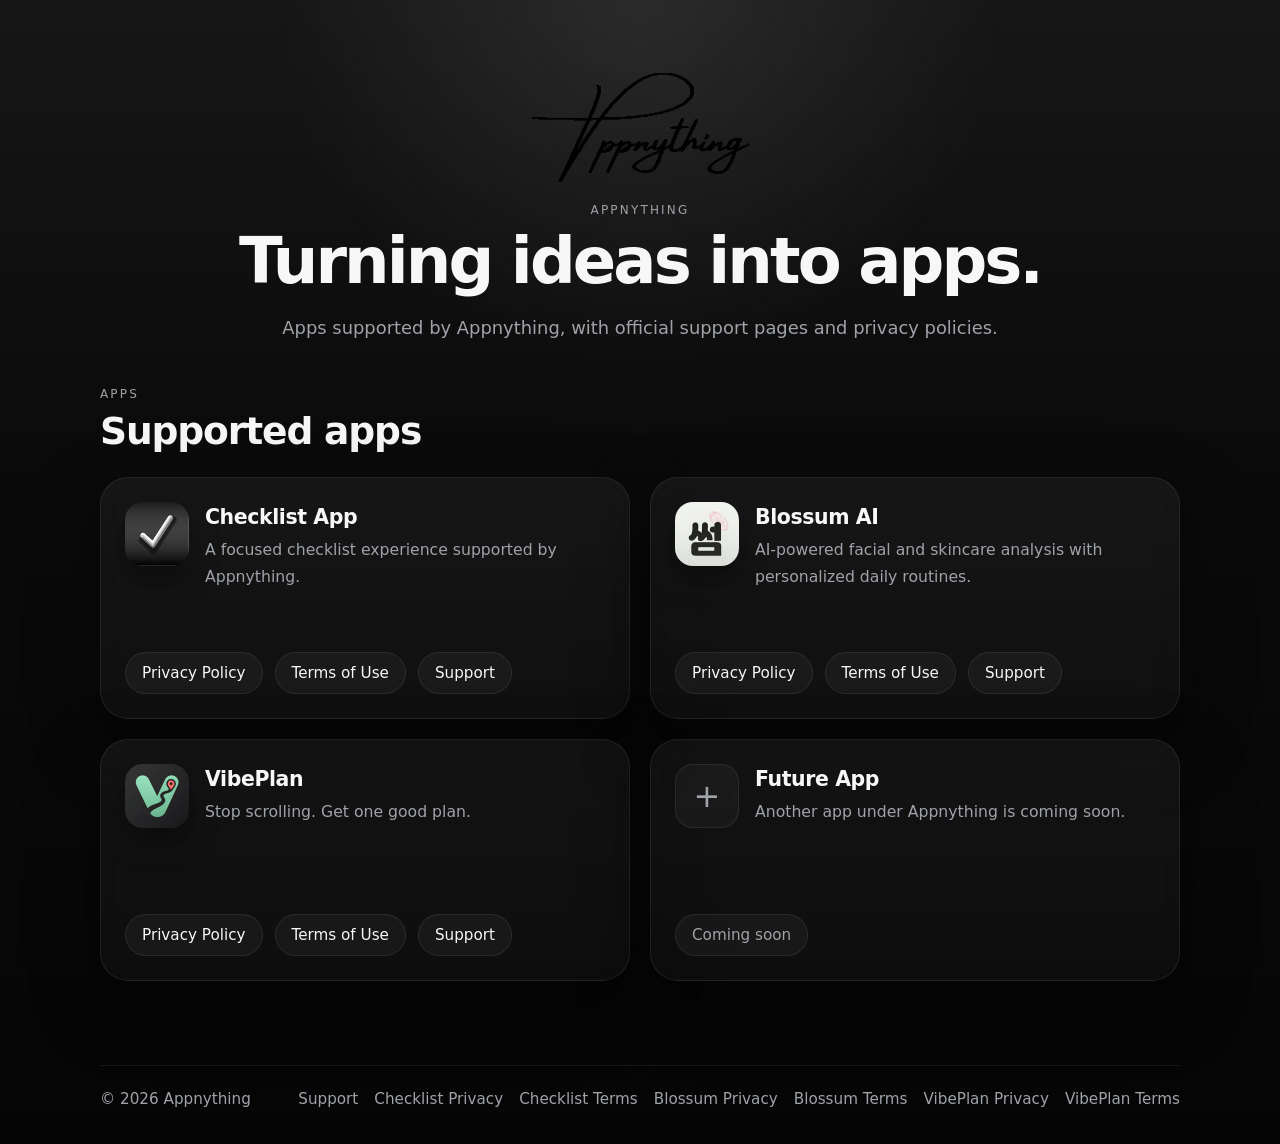
<file: index.html>
<!DOCTYPE html>
<html lang="en">
<head>
  <meta charset="UTF-8" />
  <meta name="viewport" content="width=device-width, initial-scale=1.0" />
  <title>Appnything</title>
  <meta name="description" content="Appnything is an umbrella brand turning ideas into apps." />
  <link rel="icon" href="/favicon.ico" sizes="any" />
  <link rel="stylesheet" href="assets/styles.css" />
</head>
<body>
  <div class="site-shell">
    <header class="hero hero-home">
      <div class="hero-inner">
        <img src="assets/appnything-logo.png" alt="Appnything logo" class="brand-logo" />
        <p class="eyebrow">Appnything</p>
        <h1>Turning ideas into apps.</h1>
        <p class="hero-copy">Apps supported by Appnything, with official support pages and privacy policies.</p>
      </div>
    </header>

    <main class="content">
      <section class="section">
        <div class="section-heading">
          <p class="section-label">Apps</p>
          <h2>Supported apps</h2>
        </div>

        <div class="apps-grid">
          <article class="app-card">
            <div class="app-card-top">
              <img src="assets/checklist-logo.png" alt="Checklist App icon" class="app-icon" />
              <div class="app-meta">
                <h3>Checklist App</h3>
                <p>A focused checklist experience supported by Appnything.</p>
              </div>
            </div>
            <div class="app-links">
              <a href="/checklist-app/privacy/">Privacy Policy</a>
              <a href="/checklist-app/terms/">Terms of Use</a>
              <a href="/support/">Support</a>
            </div>
          </article>

          <article class="app-card">
            <div class="app-card-top">
              <img src="assets/blossum-logo.png" alt="Blossum AI icon" class="app-icon" />
              <div class="app-meta">
                <h3>Blossum AI</h3>
                <p>AI-powered facial and skincare analysis with personalized daily routines.</p>
              </div>
            </div>
            <div class="app-links">
              <a href="/blossum-ai/privacy/">Privacy Policy</a>
              <a href="/blossum-ai/terms/">Terms of Use</a>
              <a href="/blossum-ai/support/">Support</a>
            </div>
          </article>

          <article class="app-card">
            <div class="app-card-top">
              <img src="assets/vibeplan-logo.png" alt="VibePlan icon" class="app-icon" />
              <div class="app-meta">
                <h3>VibePlan</h3>
                <p>Stop scrolling. Get one good plan.</p>
              </div>
            </div>
            <div class="app-links">
              <a href="/vibeplan/privacy/">Privacy Policy</a>
              <a href="/vibeplan/terms/">Terms of Use</a>
              <a href="/vibeplan/support/">Support</a>
            </div>
          </article>

          <article class="app-card coming-soon">
            <div class="app-card-top">
              <div class="coming-soon-icon">+</div>
              <div class="app-meta">
                <h3>Future App</h3>
                <p>Another app under Appnything is coming soon.</p>
              </div>
            </div>
            <div class="coming-soon-badge">Coming soon</div>
          </article>
        </div>
      </section>
    </main>

    <footer class="footer">
      <div class="footer-inner">
        <p>© 2026 Appnything</p>
        <nav class="footer-nav">
          <a href="/support/">Support</a>
          <a href="/checklist-app/privacy/">Checklist Privacy</a>
          <a href="/checklist-app/terms/">Checklist Terms</a>
          <a href="/blossum-ai/privacy/">Blossum Privacy</a>
          <a href="/blossum-ai/terms/">Blossum Terms</a>
          <a href="/vibeplan/privacy/">VibePlan Privacy</a>
          <a href="/vibeplan/terms/">VibePlan Terms</a>
        </nav>
      </div>
    </footer>
  </div>
</body>
</html>
</file>
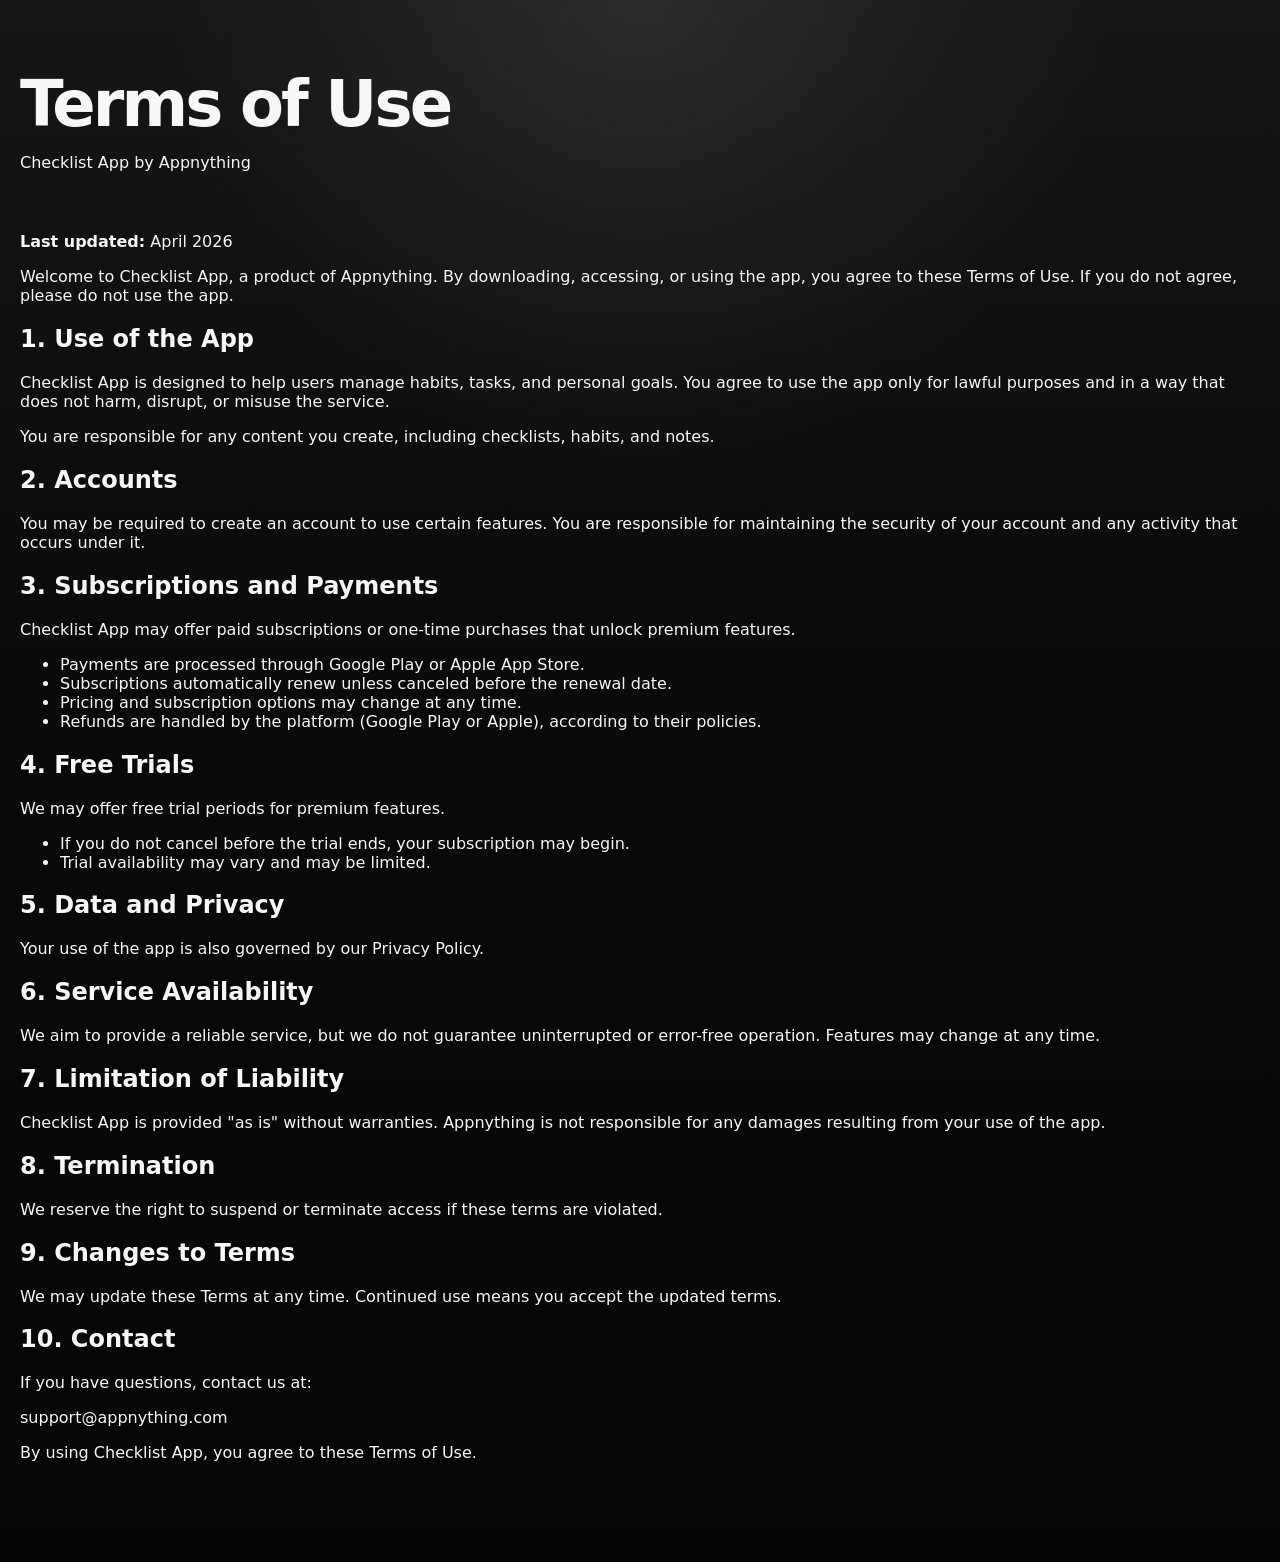
<file: checklist-app/index.html>
<!DOCTYPE html>
<html lang="en">
<head>
  <meta charset="UTF-8" />
  <meta name="viewport" content="width=device-width, initial-scale=1.0" />
  <title>Checklist App Terms of Use | Appnything</title>
  <meta
    name="description"
    content="Terms of Use for Checklist App by Appnything."
  />
  <link rel="icon" href="/favicon.ico" sizes="any" />
  <link rel="stylesheet" href="../assets/styles.css" />
</head>
<body>
  <div class="site-shell">
    <header class="hero hero-subpage">
      <div class="hero-content">
        <h1>Terms of Use</h1>
        <p>Checklist App by Appnything</p>
      </div>
    </header>

    <main class="content">
      <section class="content-section">
        <p><strong>Last updated:</strong> April 2026</p>

        <p>
          Welcome to Checklist App, a product of Appnything. By downloading,
          accessing, or using the app, you agree to these Terms of Use. If you
          do not agree, please do not use the app.
        </p>

        <h2>1. Use of the App</h2>
        <p>
          Checklist App is designed to help users manage habits, tasks, and
          personal goals. You agree to use the app only for lawful purposes and
          in a way that does not harm, disrupt, or misuse the service.
        </p>
        <p>
          You are responsible for any content you create, including checklists,
          habits, and notes.
        </p>

        <h2>2. Accounts</h2>
        <p>
          You may be required to create an account to use certain features. You
          are responsible for maintaining the security of your account and any
          activity that occurs under it.
        </p>

        <h2>3. Subscriptions and Payments</h2>
        <p>
          Checklist App may offer paid subscriptions or one-time purchases that
          unlock premium features.
        </p>
        <ul>
          <li>Payments are processed through Google Play or Apple App Store.</li>
          <li>
            Subscriptions automatically renew unless canceled before the renewal date.
          </li>
          <li>Pricing and subscription options may change at any time.</li>
          <li>
            Refunds are handled by the platform (Google Play or Apple), according
            to their policies.
          </li>
        </ul>

        <h2>4. Free Trials</h2>
        <p>
          We may offer free trial periods for premium features.
        </p>
        <ul>
          <li>
            If you do not cancel before the trial ends, your subscription may begin.
          </li>
          <li>Trial availability may vary and may be limited.</li>
        </ul>

        <h2>5. Data and Privacy</h2>
        <p>
          Your use of the app is also governed by our Privacy Policy.
        </p>

        <h2>6. Service Availability</h2>
        <p>
          We aim to provide a reliable service, but we do not guarantee uninterrupted
          or error-free operation. Features may change at any time.
        </p>

        <h2>7. Limitation of Liability</h2>
        <p>
          Checklist App is provided "as is" without warranties. Appnything is not
          responsible for any damages resulting from your use of the app.
        </p>

        <h2>8. Termination</h2>
        <p>
          We reserve the right to suspend or terminate access if these terms are violated.
        </p>

        <h2>9. Changes to Terms</h2>
        <p>
          We may update these Terms at any time. Continued use means you accept
          the updated terms.
        </p>

        <h2>10. Contact</h2>
        <p>
          If you have questions, contact us at:
        </p>
        <p>
          <a href="mailto:support@appnything.com">support@appnything.com</a>
        </p>

        <p>
          By using Checklist App, you agree to these Terms of Use.
        </p>
      </section>
    </main>
  </div>
</body>
</html>
</file>
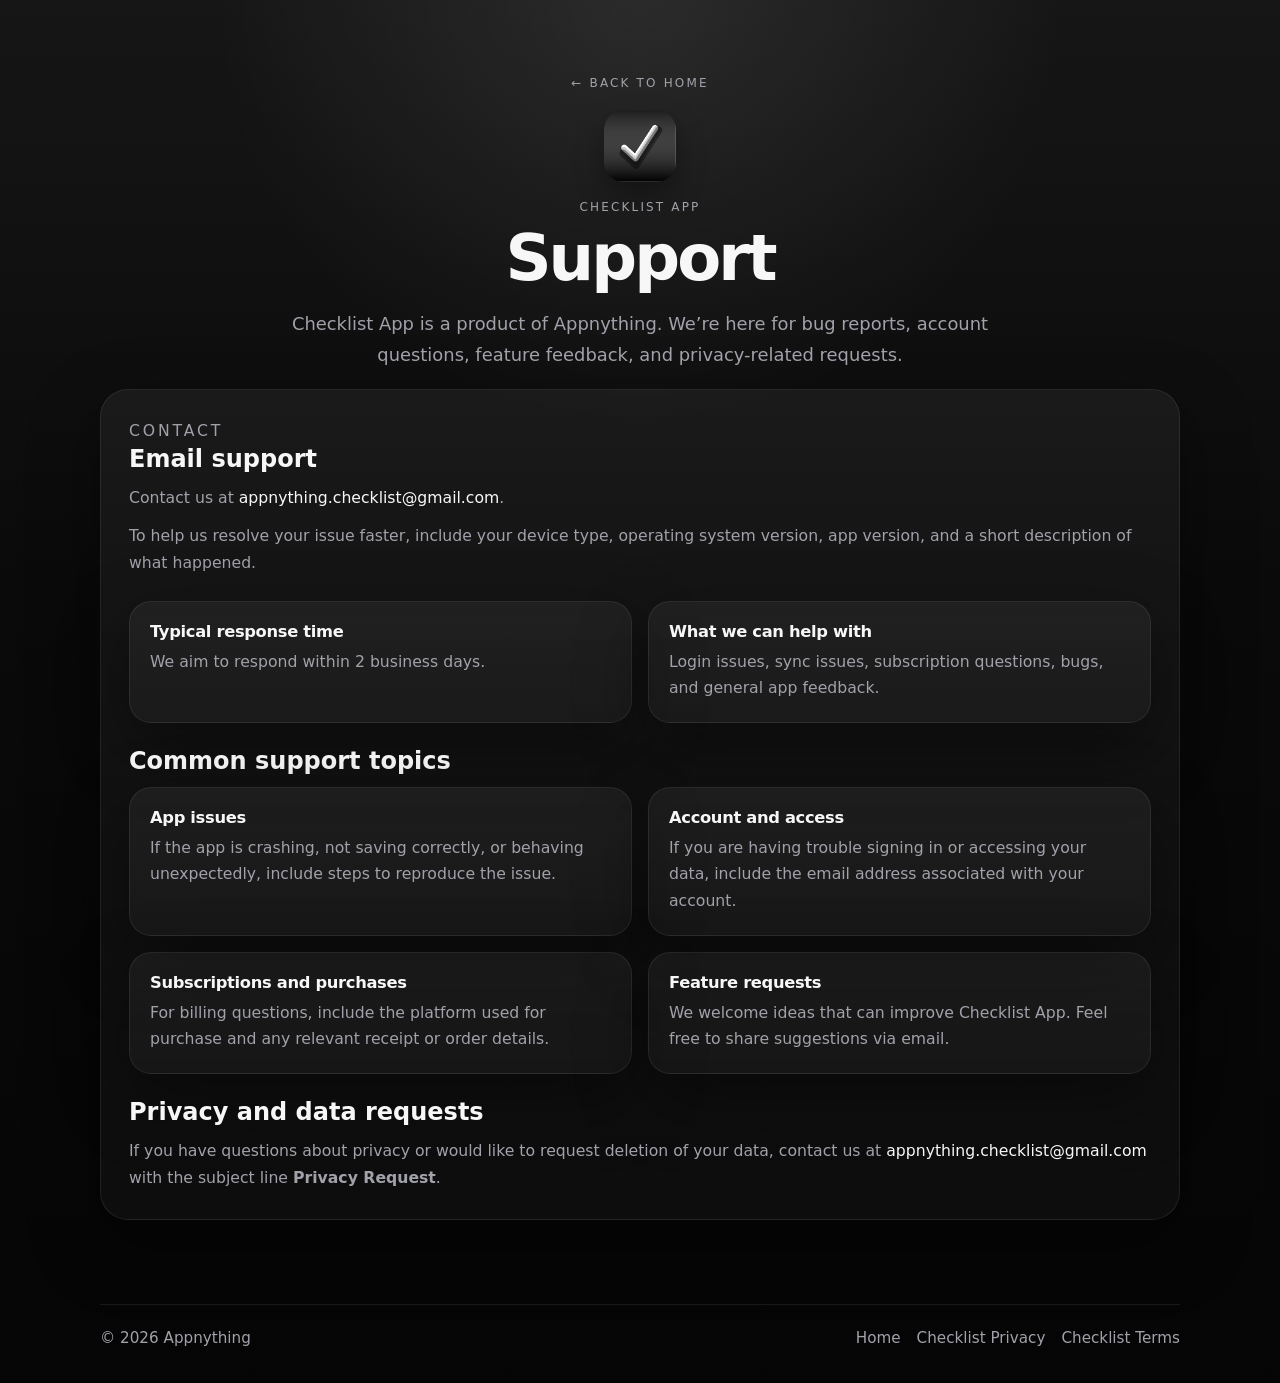
<file: support/index.html>
<!DOCTYPE html>
<html lang="en">
<head>
  <meta charset="UTF-8" />
  <meta name="viewport" content="width=device-width, initial-scale=1.0" />
  <title>Checklist App Support | Appnything</title>
  <meta
    name="description"
    content="Official support page for Checklist App by Appnything."
  />
  <link rel="icon" href="/favicon.ico" sizes="any" />
  <link rel="stylesheet" href="../assets/styles.css" />
</head>
<body>
  <div class="site-shell">
    <header class="hero hero-subpage">
      <div class="hero-inner narrow">
        <a href="/" class="back-link">← Back to home</a>
        <img
          src="../assets/checklist-logo.png"
          alt="Checklist App icon"
          class="app-icon"
          style="margin: 0 auto 18px; width: 72px; height: 72px; border-radius: 20px;"
        />
        <p class="eyebrow">Checklist App</p>
        <h1>Support</h1>
        <p class="hero-copy">
          Checklist App is a product of Appnything. We’re here for bug reports,
          account questions, feature feedback, and privacy-related requests.
        </p>
      </div>
    </header>

    <main class="content content-tight">
      <section class="section narrow">
        <article class="info-card stack-gap">

          <div>
            <p class="section-label">Contact</p>
            <h2 style="margin: 0 0 12px;">Email support</h2>
            <p class="body-copy">
              Contact us at
              <a href="mailto:appnything.checklist@gmail.com">appnything.checklist@gmail.com</a>.
            </p>
            <p class="body-copy" style="margin-top: 12px;">
              To help us resolve your issue faster, include your device type,
              operating system version, app version, and a short description of what happened.
            </p>
          </div>

          <div class="grid-two">
            <div class="mini-card">
              <h3>Typical response time</h3>
              <p>We aim to respond within 2 business days.</p>
            </div>
            <div class="mini-card">
              <h3>What we can help with</h3>
              <p>Login issues, sync issues, subscription questions, bugs, and general app feedback.</p>
            </div>
          </div>

          <div>
            <h2 style="margin: 0 0 12px;">Common support topics</h2>
            <div class="grid-two">
              <div class="mini-card">
                <h3>App issues</h3>
                <p>If the app is crashing, not saving correctly, or behaving unexpectedly, include steps to reproduce the issue.</p>
              </div>
              <div class="mini-card">
                <h3>Account and access</h3>
                <p>If you are having trouble signing in or accessing your data, include the email address associated with your account.</p>
              </div>
              <div class="mini-card">
                <h3>Subscriptions and purchases</h3>
                <p>For billing questions, include the platform used for purchase and any relevant receipt or order details.</p>
              </div>
              <div class="mini-card">
                <h3>Feature requests</h3>
                <p>We welcome ideas that can improve Checklist App. Feel free to share suggestions via email.</p>
              </div>
            </div>
          </div>

          <div>
            <h2 style="margin: 0 0 12px;">Privacy and data requests</h2>
            <p class="body-copy">
              If you have questions about privacy or would like to request deletion of your data,
              contact us at
              <a href="mailto:appnything.checklist@gmail.com">appnything.checklist@gmail.com</a>
              with the subject line <strong>Privacy Request</strong>.
            </p>
          </div>

        </article>
      </section>
    </main>

    <footer class="footer">
      <div class="footer-inner narrow">
        <p>© 2026 Appnything</p>
        <nav class="footer-nav">
          <a href="/">Home</a>
          <a href="/checklist-app/privacy/">Checklist Privacy</a>
          <a href="/checklist-app/terms/">Checklist Terms</a>
        </nav>
      </div>
    </footer>
  </div>
</body>
</html>
</file>
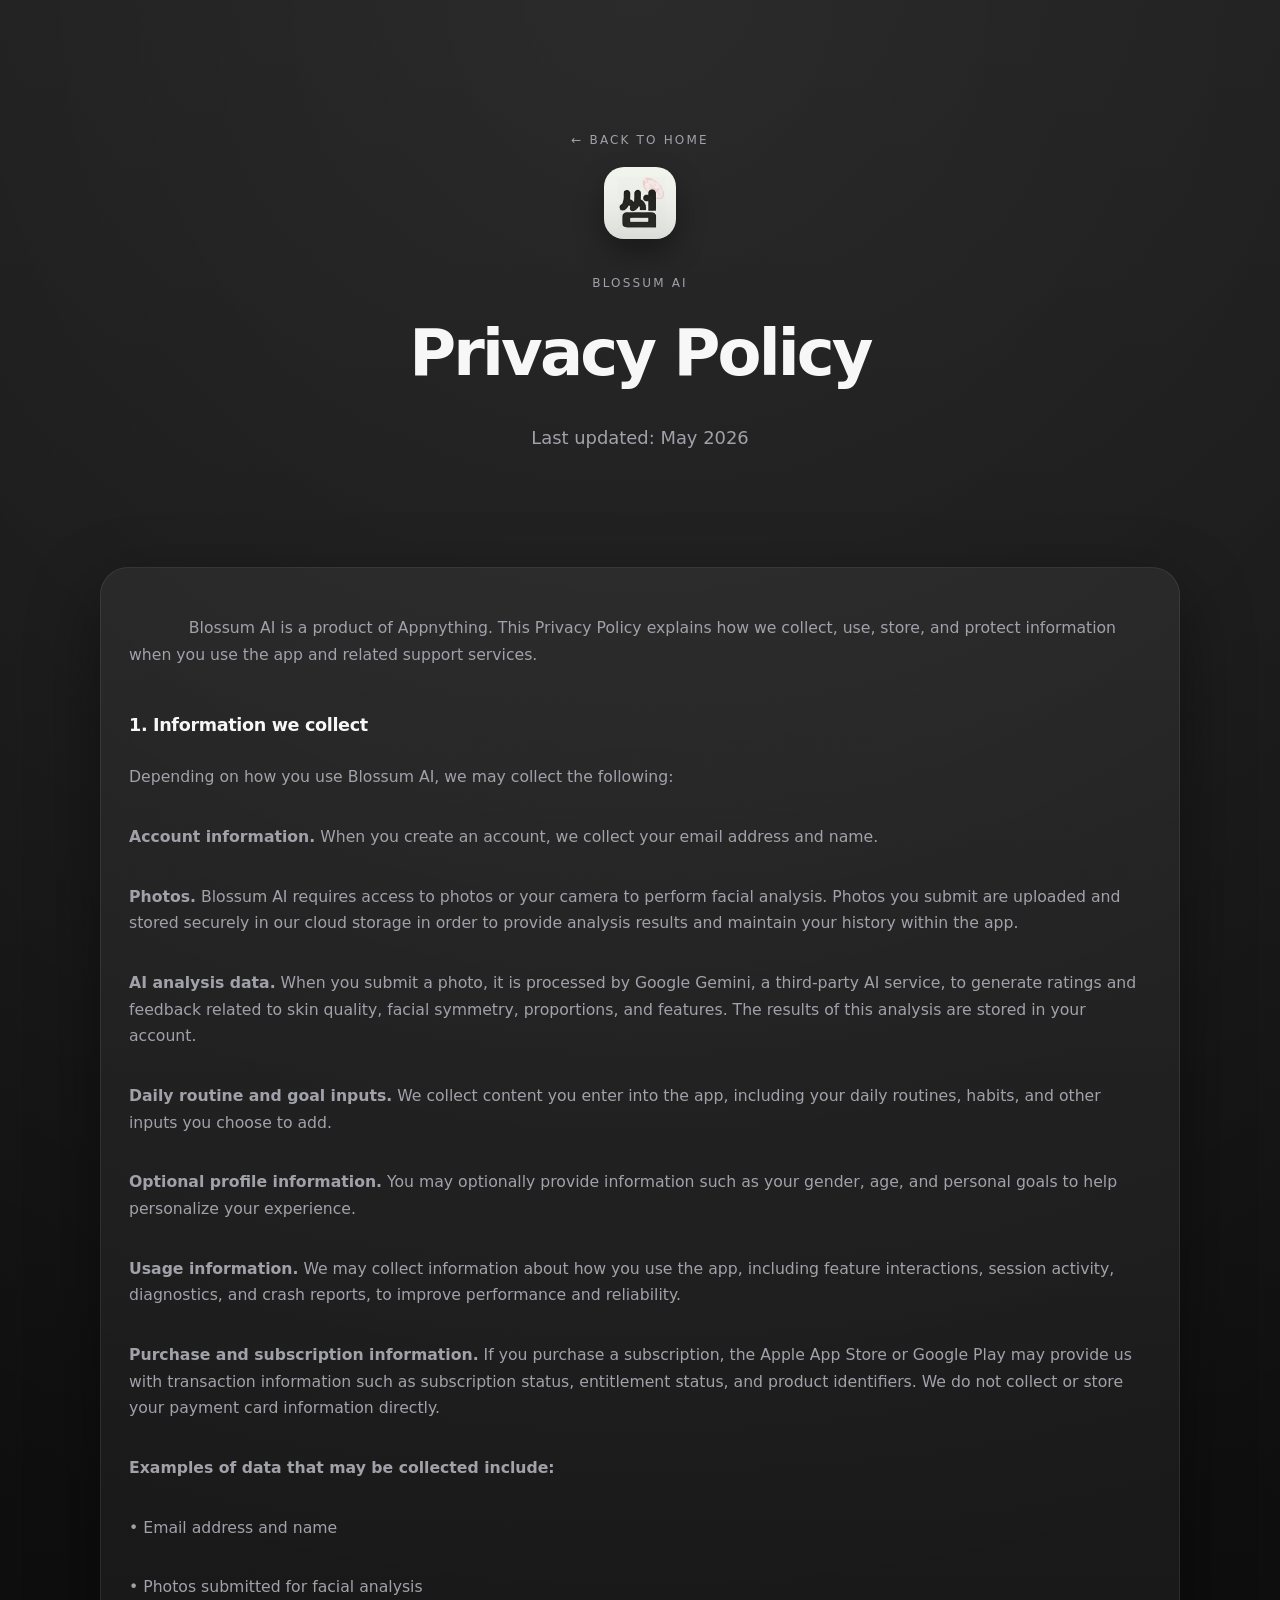
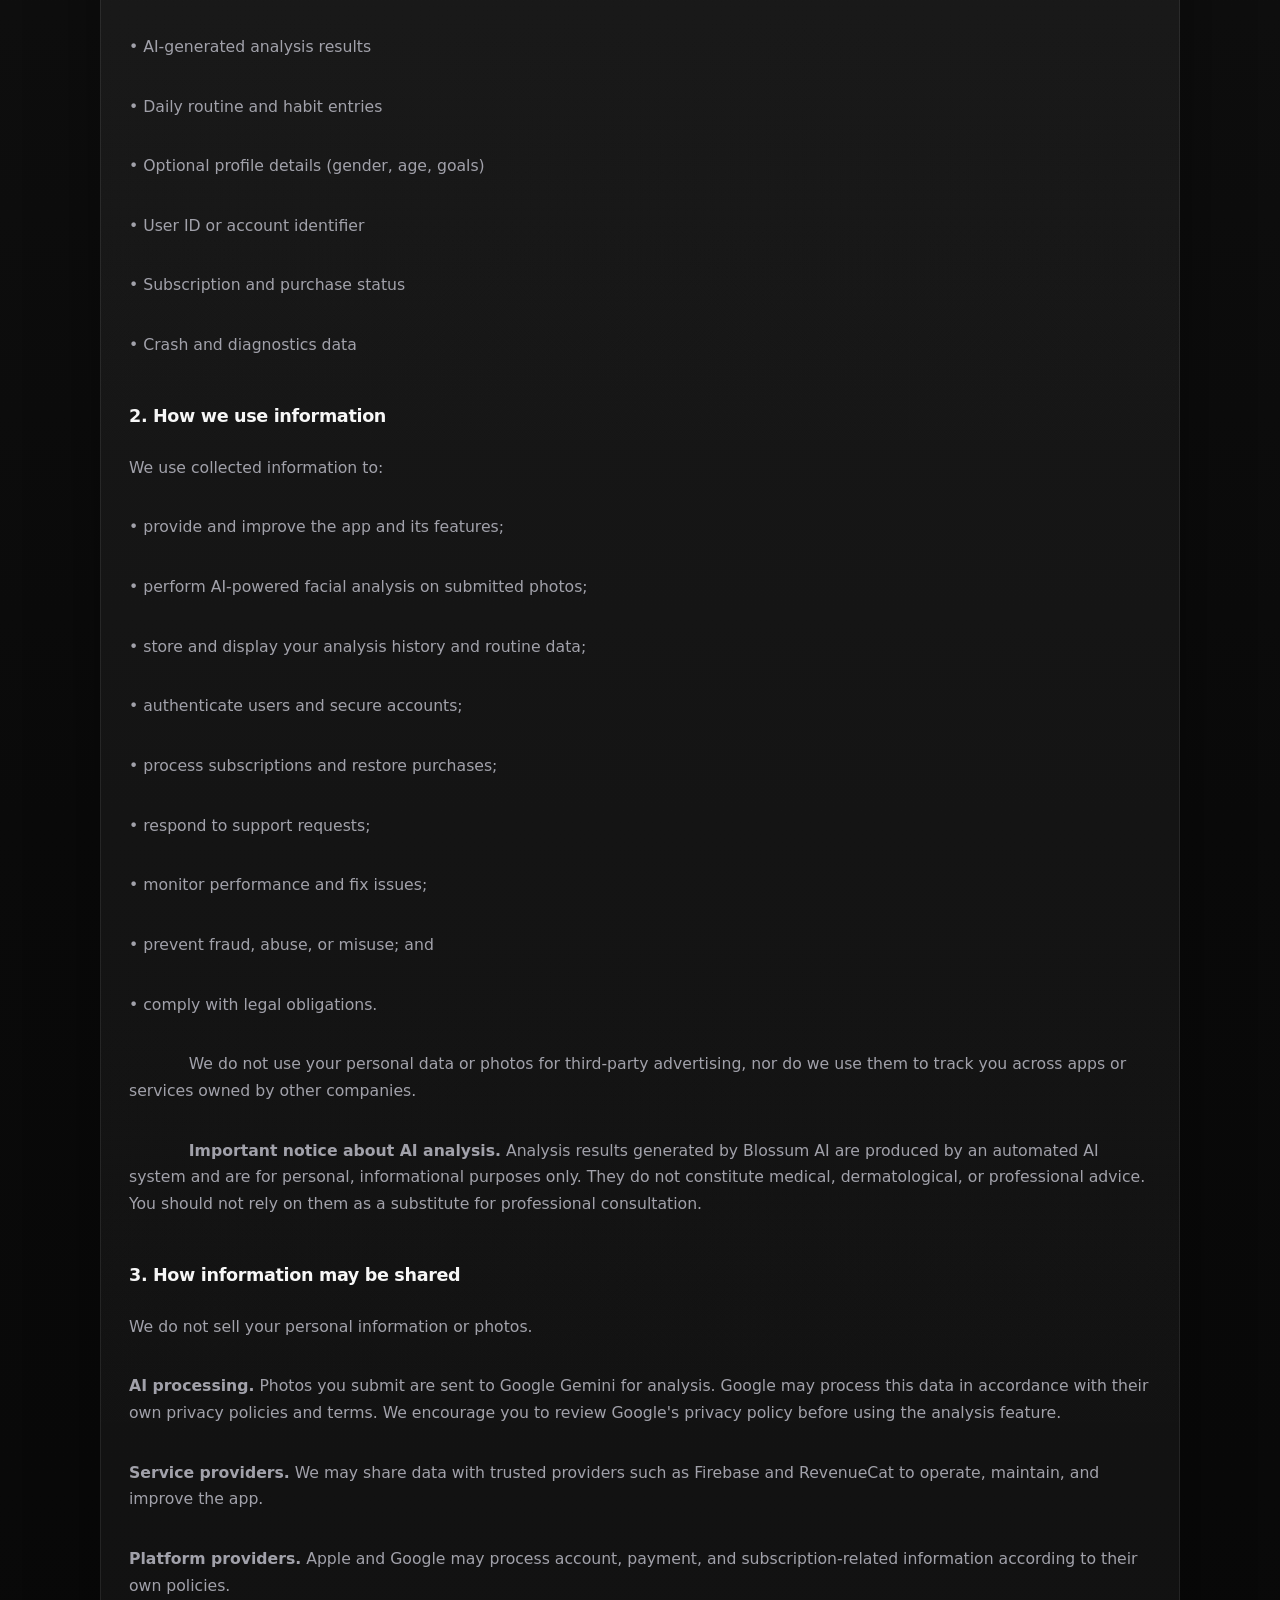
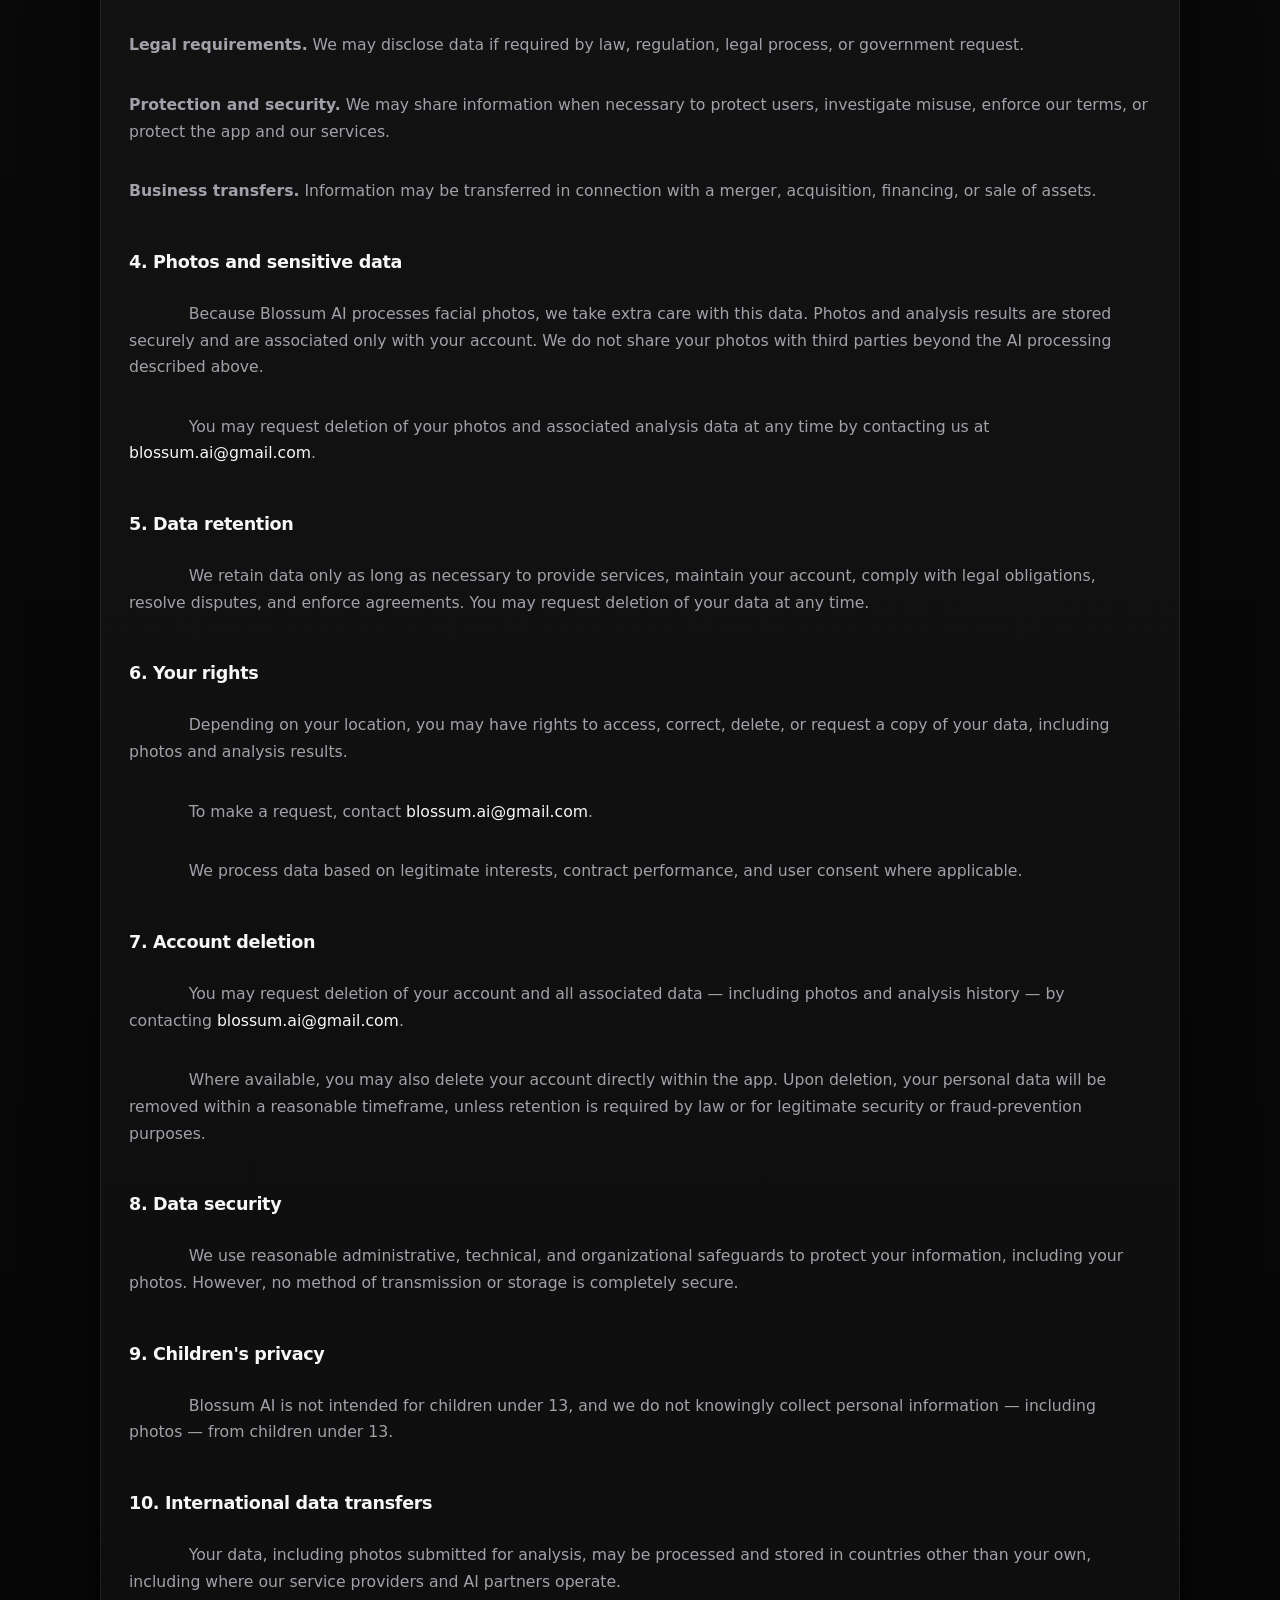
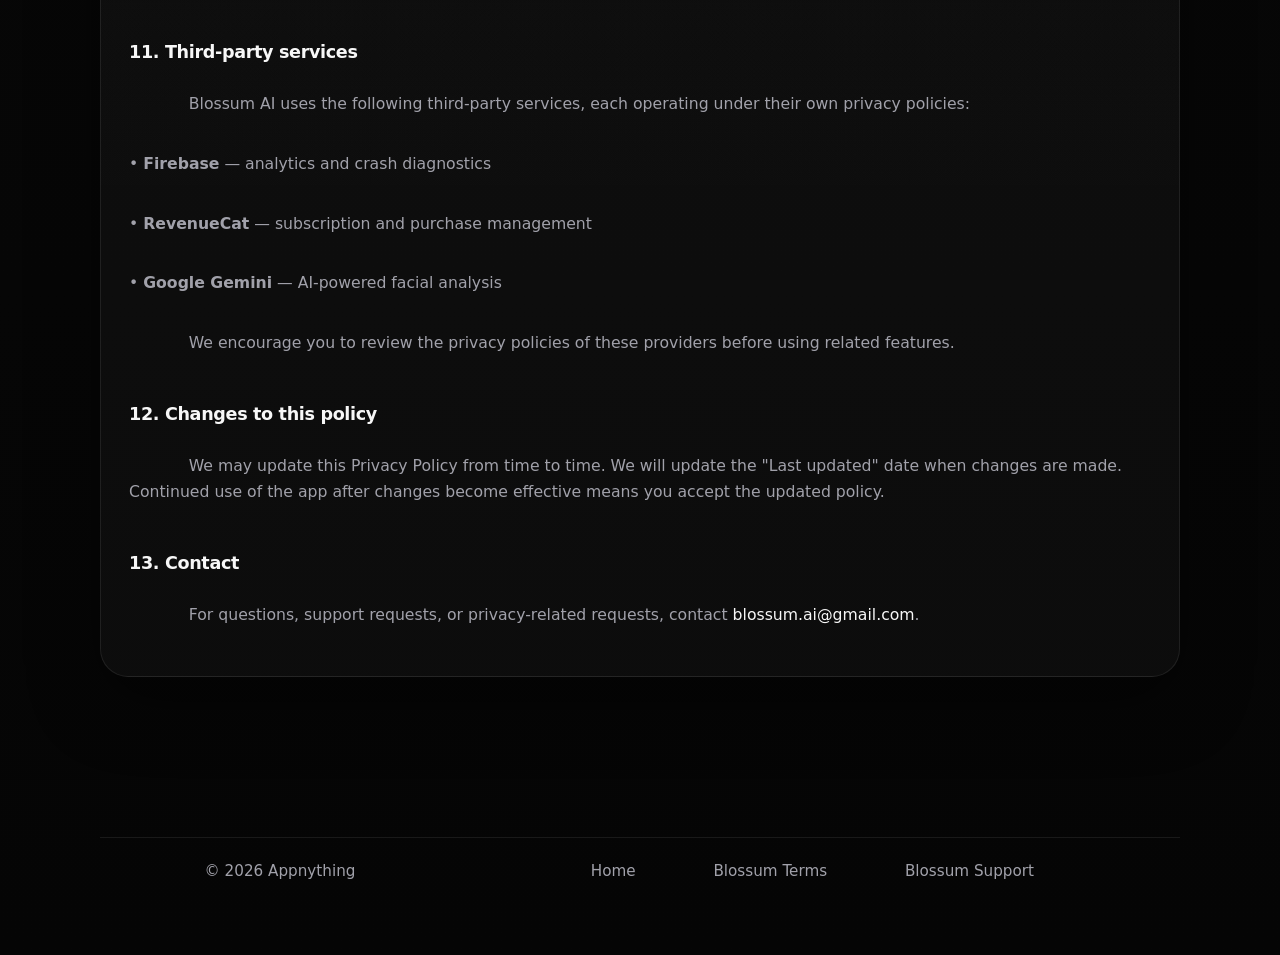
<file: blossum-ai/privacy/index.html>
<!DOCTYPE html>
<html lang="en">
<head>
  <meta charset="UTF-8" />
  <meta name="viewport" content="width=device-width, initial-scale=1.0" />
  <title>Blossum AI Privacy Policy | Appnything</title>
  <meta
    name="description"
    content="Privacy Policy for Blossum AI by Appnything."
  />
  <link rel="icon" href="/favicon.ico" sizes="any" />
  <link rel="stylesheet" href="../../assets/styles.css" />
</head>
<body>
  <div class="site-shell">
    <header class="hero hero-subpage">
      <div class="hero-inner narrow">
        <a href="/" class="back-link">← Back to home</a>
        <img
          src="../../assets/blossum-logo.png"
          alt="Blossum AI icon"
          class="app-icon"
          style="margin: 0 auto 18px; width: 72px; height: 72px; border-radius: 20px;"
        />
        <p class="eyebrow">Blossum AI</p>
        <h1>Privacy Policy</h1>
        <p class="hero-copy">Last updated: May 2026</p>
      </div>
    </header>

    <main class="content content-tight">
      <section class="section narrow">
        <article class="info-card legal-card">

          <p>
            Blossum AI is a product of Appnything. This Privacy Policy explains how we collect, use, store, and protect information when you use the app and related support services.
          </p>

          <h2>1. Information we collect</h2>
          <p>Depending on how you use Blossum AI, we may collect the following:</p>
          <p><strong>Account information.</strong> When you create an account, we collect your email address and name.</p>
          <p><strong>Photos.</strong> Blossum AI requires access to photos or your camera to perform facial analysis. Photos you submit are uploaded and stored securely in our cloud storage in order to provide analysis results and maintain your history within the app.</p>
          <p><strong>AI analysis data.</strong> When you submit a photo, it is processed by Google Gemini, a third-party AI service, to generate ratings and feedback related to skin quality, facial symmetry, proportions, and features. The results of this analysis are stored in your account.</p>
          <p><strong>Daily routine and goal inputs.</strong> We collect content you enter into the app, including your daily routines, habits, and other inputs you choose to add.</p>
          <p><strong>Optional profile information.</strong> You may optionally provide information such as your gender, age, and personal goals to help personalize your experience.</p>
          <p><strong>Usage information.</strong> We may collect information about how you use the app, including feature interactions, session activity, diagnostics, and crash reports, to improve performance and reliability.</p>
          <p><strong>Purchase and subscription information.</strong> If you purchase a subscription, the Apple App Store or Google Play may provide us with transaction information such as subscription status, entitlement status, and product identifiers. We do not collect or store your payment card information directly.</p>

          <p><strong>Examples of data that may be collected include:</strong></p>
          <p>• Email address and name</p>
          <p>• Photos submitted for facial analysis</p>
          <p>• AI-generated analysis results</p>
          <p>• Daily routine and habit entries</p>
          <p>• Optional profile details (gender, age, goals)</p>
          <p>• User ID or account identifier</p>
          <p>• Subscription and purchase status</p>
          <p>• Crash and diagnostics data</p>

          <h2>2. How we use information</h2>
          <p>We use collected information to:</p>
          <p>• provide and improve the app and its features;</p>
          <p>• perform AI-powered facial analysis on submitted photos;</p>
          <p>• store and display your analysis history and routine data;</p>
          <p>• authenticate users and secure accounts;</p>
          <p>• process subscriptions and restore purchases;</p>
          <p>• respond to support requests;</p>
          <p>• monitor performance and fix issues;</p>
          <p>• prevent fraud, abuse, or misuse; and</p>
          <p>• comply with legal obligations.</p>

          <p>
            We do not use your personal data or photos for third-party advertising, nor do we use them to track you across apps or services owned by other companies.
          </p>

          <p>
            <strong>Important notice about AI analysis.</strong> 
            Analysis results generated by Blossum AI are produced by an automated AI system and are for personal, informational purposes only. They do not constitute medical, dermatological, or professional advice. You should not rely on them as a substitute for professional consultation.
          </p>

          <h2>3. How information may be shared</h2>
          <p>We do not sell your personal information or photos.</p>

          <p><strong>AI processing.</strong> Photos you submit are sent to Google Gemini for analysis. Google may process this data in accordance with their own privacy policies and terms. We encourage you to review Google's privacy policy before using the analysis feature.</p>
          <p><strong>Service providers.</strong> We may share data with trusted providers such as Firebase and RevenueCat to operate, maintain, and improve the app.</p>
          <p><strong>Platform providers.</strong> Apple and Google may process account, payment, and subscription-related information according to their own policies.</p>
          <p><strong>Legal requirements.</strong> We may disclose data if required by law, regulation, legal process, or government request.</p>
          <p><strong>Protection and security.</strong> We may share information when necessary to protect users, investigate misuse, enforce our terms, or protect the app and our services.</p>
          <p><strong>Business transfers.</strong> Information may be transferred in connection with a merger, acquisition, financing, or sale of assets.</p>

          <h2>4. Photos and sensitive data</h2>
          <p>
            Because Blossum AI processes facial photos, we take extra care with this data. Photos and analysis results are stored securely and are associated only with your account. We do not share your photos with third parties beyond the AI processing described above.
          </p>
          <p>
            You may request deletion of your photos and associated analysis data at any time by contacting us at <a href="mailto:blossum.ai@gmail.com">blossum.ai@gmail.com</a>.
          </p>

          <h2>5. Data retention</h2>
          <p>
            We retain data only as long as necessary to provide services, maintain your account, comply with legal obligations, resolve disputes, and enforce agreements. You may request deletion of your data at any time.
          </p>

          <h2>6. Your rights</h2>
          <p>
            Depending on your location, you may have rights to access, correct, delete, or request a copy of your data, including photos and analysis results.
          </p>
          <p>
            To make a request, contact <a href="mailto:blossum.ai@gmail.com">blossum.ai@gmail.com</a>.
          </p>
          <p>
            We process data based on legitimate interests, contract performance, and user consent where applicable.
          </p>

          <h2>7. Account deletion</h2>
          <p>
            You may request deletion of your account and all associated data — including photos and analysis history — by contacting <a href="mailto:blossum.ai@gmail.com">blossum.ai@gmail.com</a>.
          </p>
          <p>
            Where available, you may also delete your account directly within the app. Upon deletion, your personal data will be removed within a reasonable timeframe, unless retention is required by law or for legitimate security or fraud-prevention purposes.
          </p>

          <h2>8. Data security</h2>
          <p>
            We use reasonable administrative, technical, and organizational safeguards to protect your information, including your photos. However, no method of transmission or storage is completely secure.
          </p>

          <h2>9. Children's privacy</h2>
          <p>
            Blossum AI is not intended for children under 13, and we do not knowingly collect personal information — including photos — from children under 13.
          </p>

          <h2>10. International data transfers</h2>
          <p>
            Your data, including photos submitted for analysis, may be processed and stored in countries other than your own, including where our service providers and AI partners operate.
          </p>

          <h2>11. Third-party services</h2>
          <p>
            Blossum AI uses the following third-party services, each operating under their own privacy policies:
          </p>
          <p>• <strong>Firebase</strong> — analytics and crash diagnostics</p>
          <p>• <strong>RevenueCat</strong> — subscription and purchase management</p>
          <p>• <strong>Google Gemini</strong> — AI-powered facial analysis</p>
          <p>
            We encourage you to review the privacy policies of these providers before using related features.
          </p>

          <h2>12. Changes to this policy</h2>
          <p>
            We may update this Privacy Policy from time to time. We will update the "Last updated" date when changes are made. Continued use of the app after changes become effective means you accept the updated policy.
          </p>

          <h2>13. Contact</h2>
          <p>
            For questions, support requests, or privacy-related requests, contact <a href="mailto:blossum.ai@gmail.com">blossum.ai@gmail.com</a>.
          </p>

        </article>
      </section>
    </main>

    <footer class="footer">
      <div class="footer-inner narrow">
        <p>© 2026 Appnything</p>
        <nav class="footer-nav">
          <a href="/">Home</a>
          <a href="/blossum-ai/terms/">Blossum Terms</a>
          <a href="/blossum-ai/support/">Blossum Support</a>
        </nav>
      </div>
    </footer>
  </div>
</body>
</html>
</file>
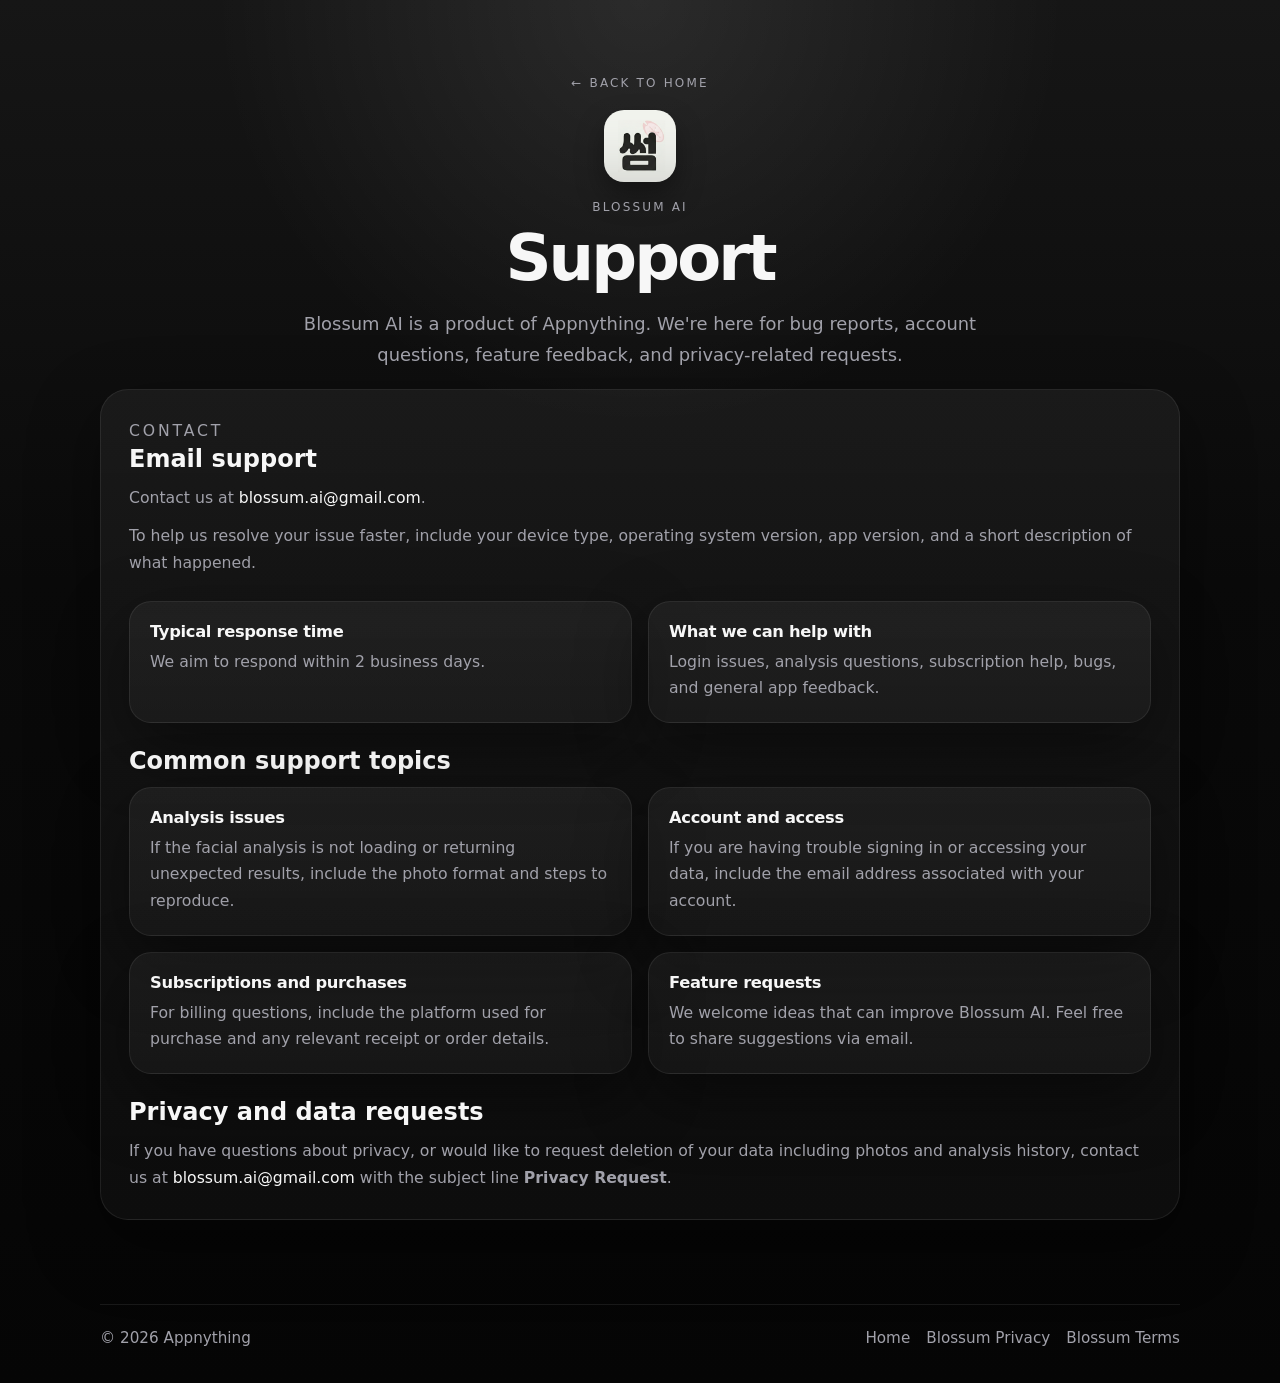
<file: blossum-ai/support/index.html>
<!DOCTYPE html>
<html lang="en">
<head>
  <meta charset="UTF-8" />
  <meta name="viewport" content="width=device-width, initial-scale=1.0" />
  <title>Blossum AI Support | Appnything</title>
  <meta
    name="description"
    content="Official support page for Blossum AI by Appnything."
  />
  <link rel="icon" href="/favicon.ico" sizes="any" />
  <link rel="stylesheet" href="../../assets/styles.css" />
</head>
<body>
  <div class="site-shell">
    <header class="hero hero-subpage">
      <div class="hero-inner narrow">
        <a href="/" class="back-link">← Back to home</a>
        <img
          src="../../assets/blossum-logo.png"
          alt="Blossum AI icon"
          class="app-icon"
          style="margin: 0 auto 18px; width: 72px; height: 72px; border-radius: 20px;"
        />
        <p class="eyebrow">Blossum AI</p>
        <h1>Support</h1>
        <p class="hero-copy">
          Blossum AI is a product of Appnything. We're here for bug reports,
          account questions, feature feedback, and privacy-related requests.
        </p>
      </div>
    </header>

    <main class="content content-tight">
      <section class="section narrow">
        <article class="info-card stack-gap">

          <div>
            <p class="section-label">Contact</p>
            <h2 style="margin: 0 0 12px;">Email support</h2>
            <p class="body-copy">
              Contact us at
              <a href="mailto:blossum.ai@gmail.com">blossum.ai@gmail.com</a>.
            </p>
            <p class="body-copy" style="margin-top: 12px;">
              To help us resolve your issue faster, include your device type,
              operating system version, app version, and a short description of what happened.
            </p>
          </div>

          <div class="grid-two">
            <div class="mini-card">
              <h3>Typical response time</h3>
              <p>We aim to respond within 2 business days.</p>
            </div>
            <div class="mini-card">
              <h3>What we can help with</h3>
              <p>Login issues, analysis questions, subscription help, bugs, and general app feedback.</p>
            </div>
          </div>

          <div>
            <h2 style="margin: 0 0 12px;">Common support topics</h2>
            <div class="grid-two">
              <div class="mini-card">
                <h3>Analysis issues</h3>
                <p>If the facial analysis is not loading or returning unexpected results, include the photo format and steps to reproduce.</p>
              </div>
              <div class="mini-card">
                <h3>Account and access</h3>
                <p>If you are having trouble signing in or accessing your data, include the email address associated with your account.</p>
              </div>
              <div class="mini-card">
                <h3>Subscriptions and purchases</h3>
                <p>For billing questions, include the platform used for purchase and any relevant receipt or order details.</p>
              </div>
              <div class="mini-card">
                <h3>Feature requests</h3>
                <p>We welcome ideas that can improve Blossum AI. Feel free to share suggestions via email.</p>
              </div>
            </div>
          </div>

          <div>
            <h2 style="margin: 0 0 12px;">Privacy and data requests</h2>
            <p class="body-copy">
              If you have questions about privacy, or would like to request deletion of your data
              including photos and analysis history, contact us at
              <a href="mailto:blossum.ai@gmail.com">blossum.ai@gmail.com</a>
              with the subject line <strong>Privacy Request</strong>.
            </p>
          </div>

        </article>
      </section>
    </main>

    <footer class="footer">
      <div class="footer-inner narrow">
        <p>© 2026 Appnything</p>
        <nav class="footer-nav">
          <a href="/">Home</a>
          <a href="/blossum-ai/privacy/">Blossum Privacy</a>
          <a href="/blossum-ai/terms/">Blossum Terms</a>
        </nav>
      </div>
    </footer>
  </div>
</body>
</html>
</file>
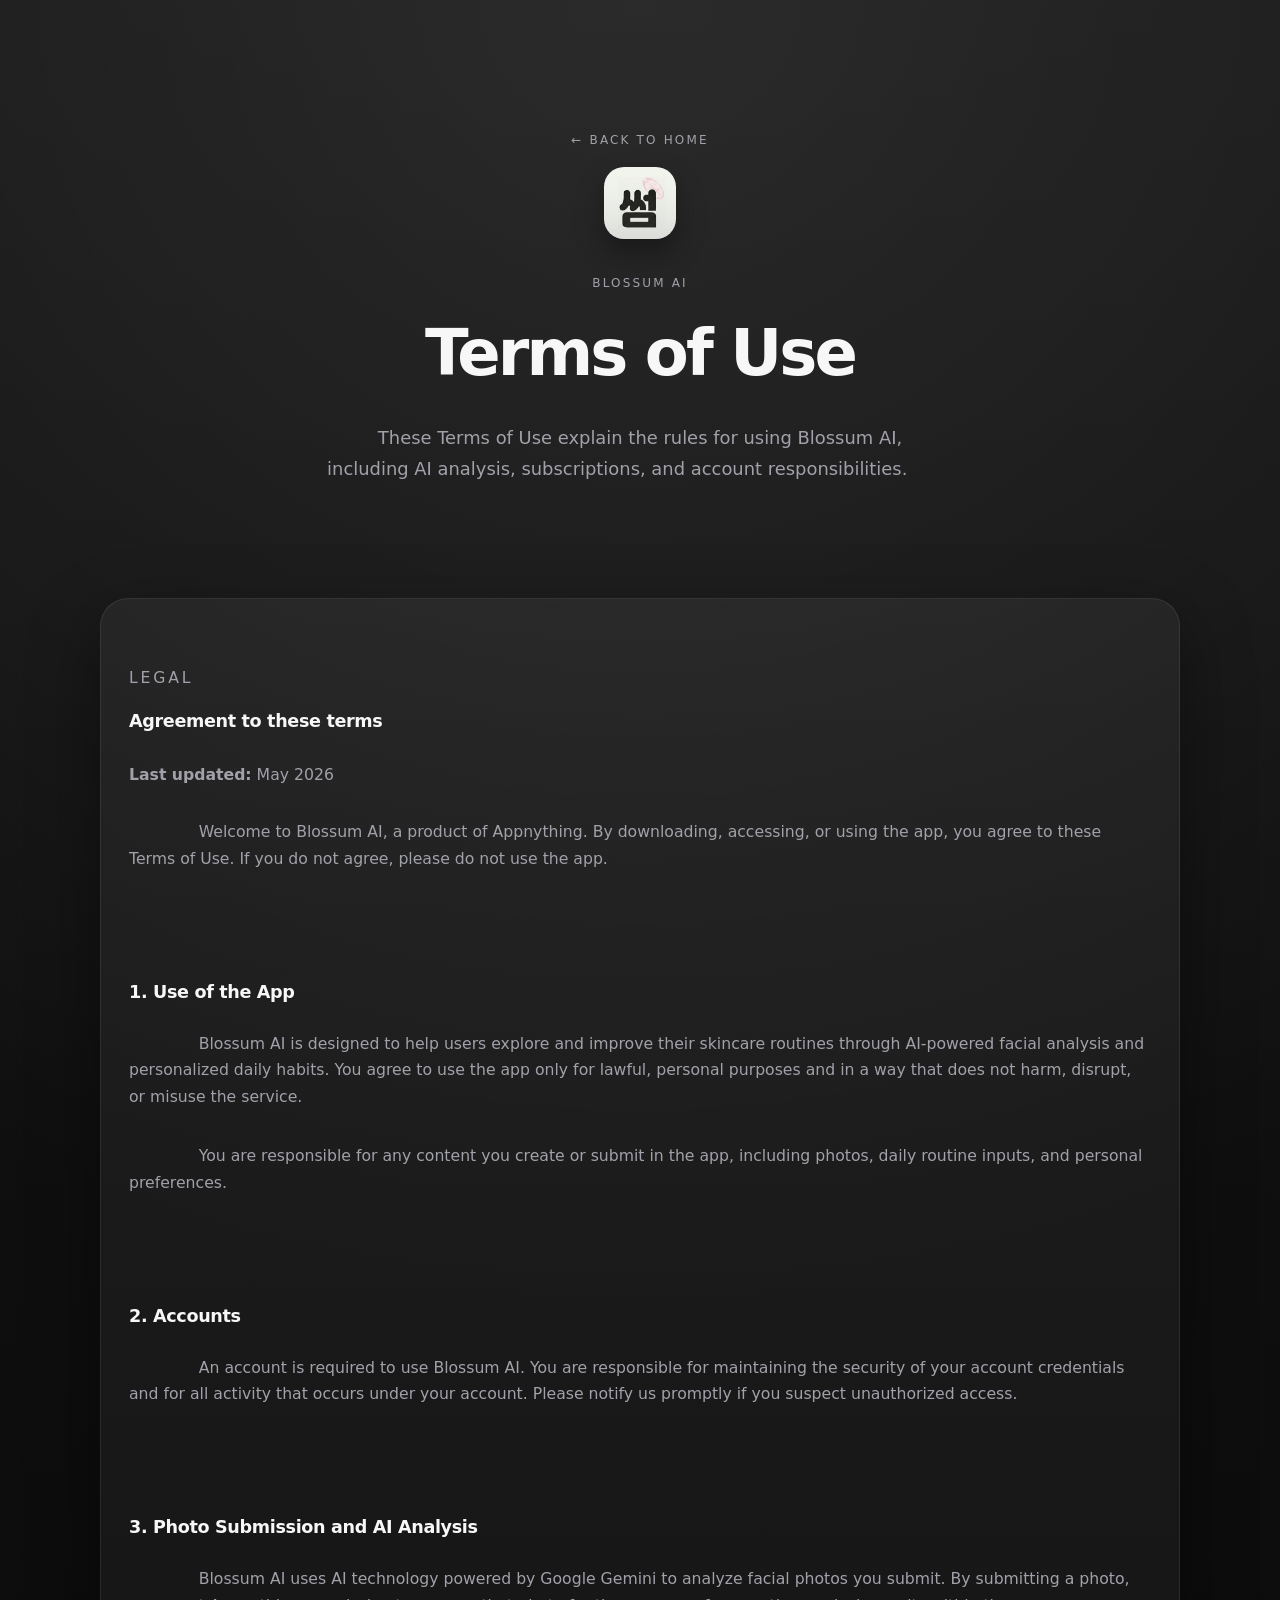
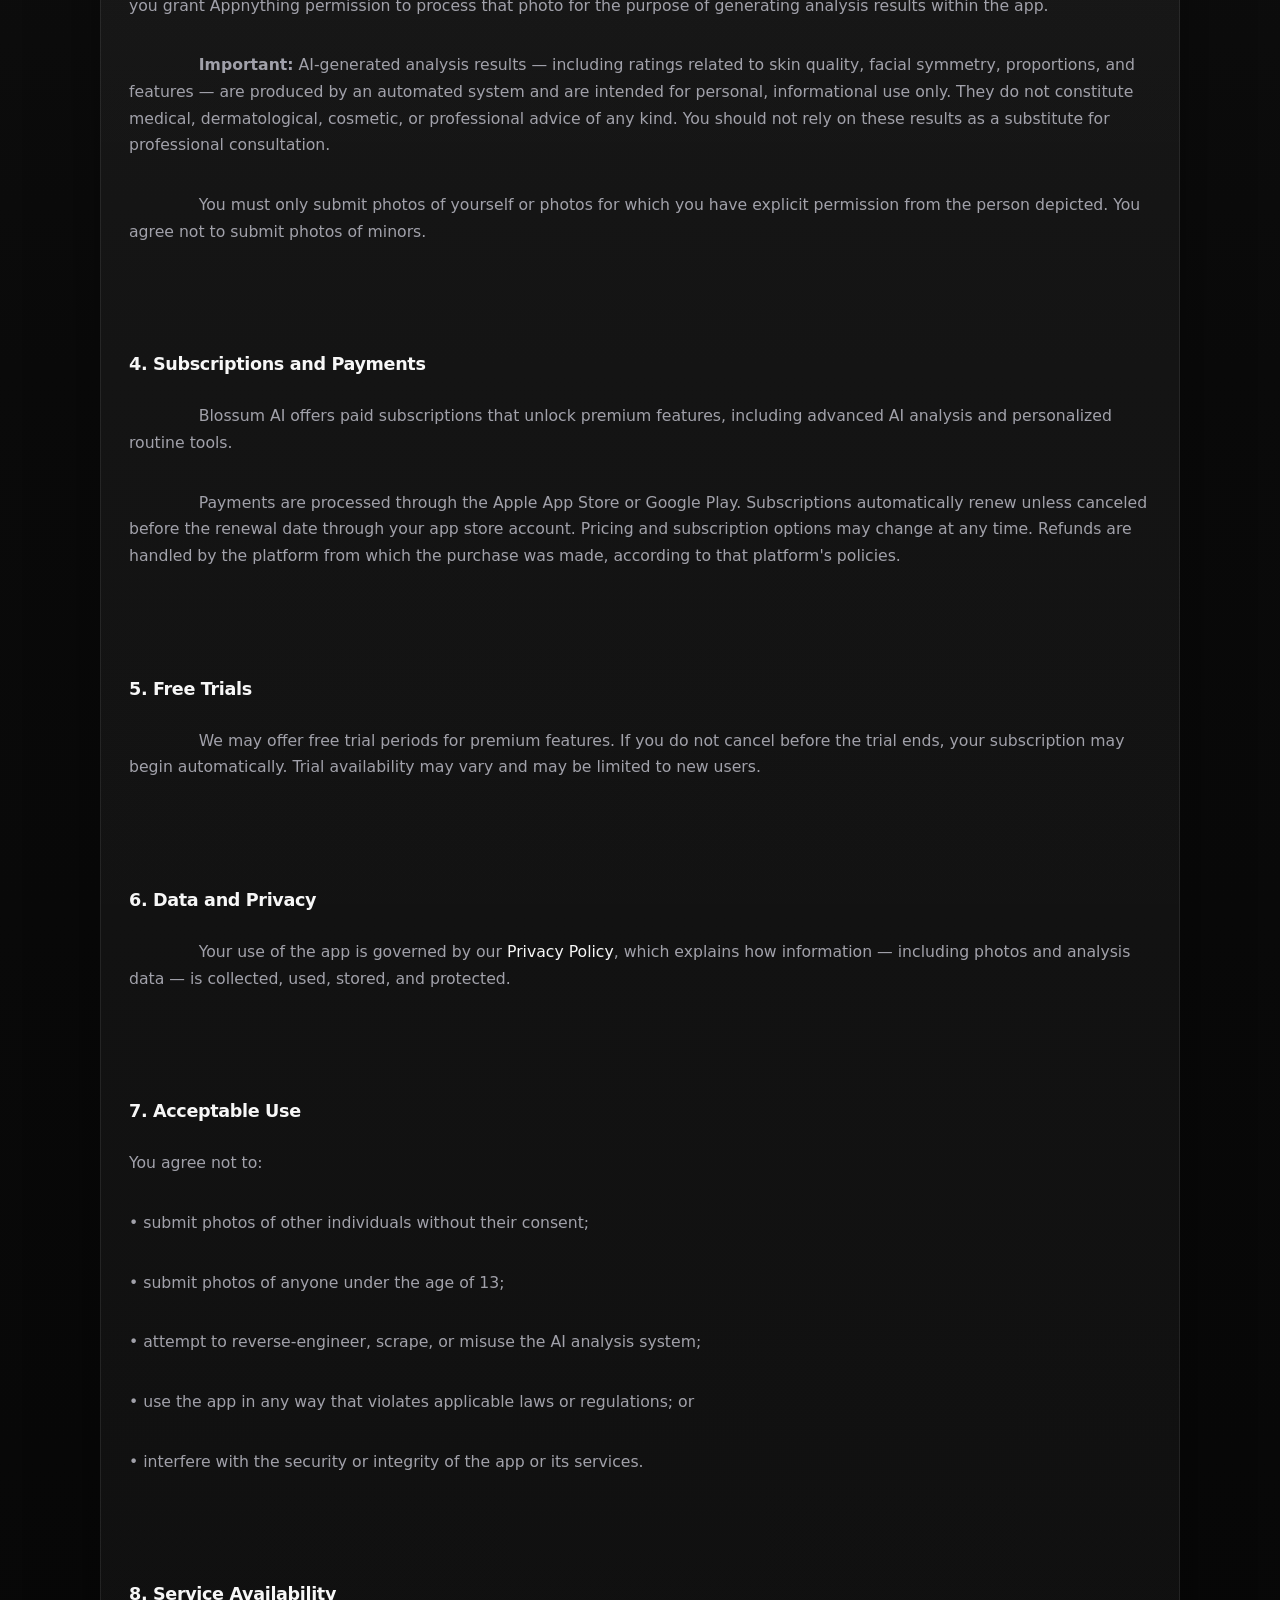
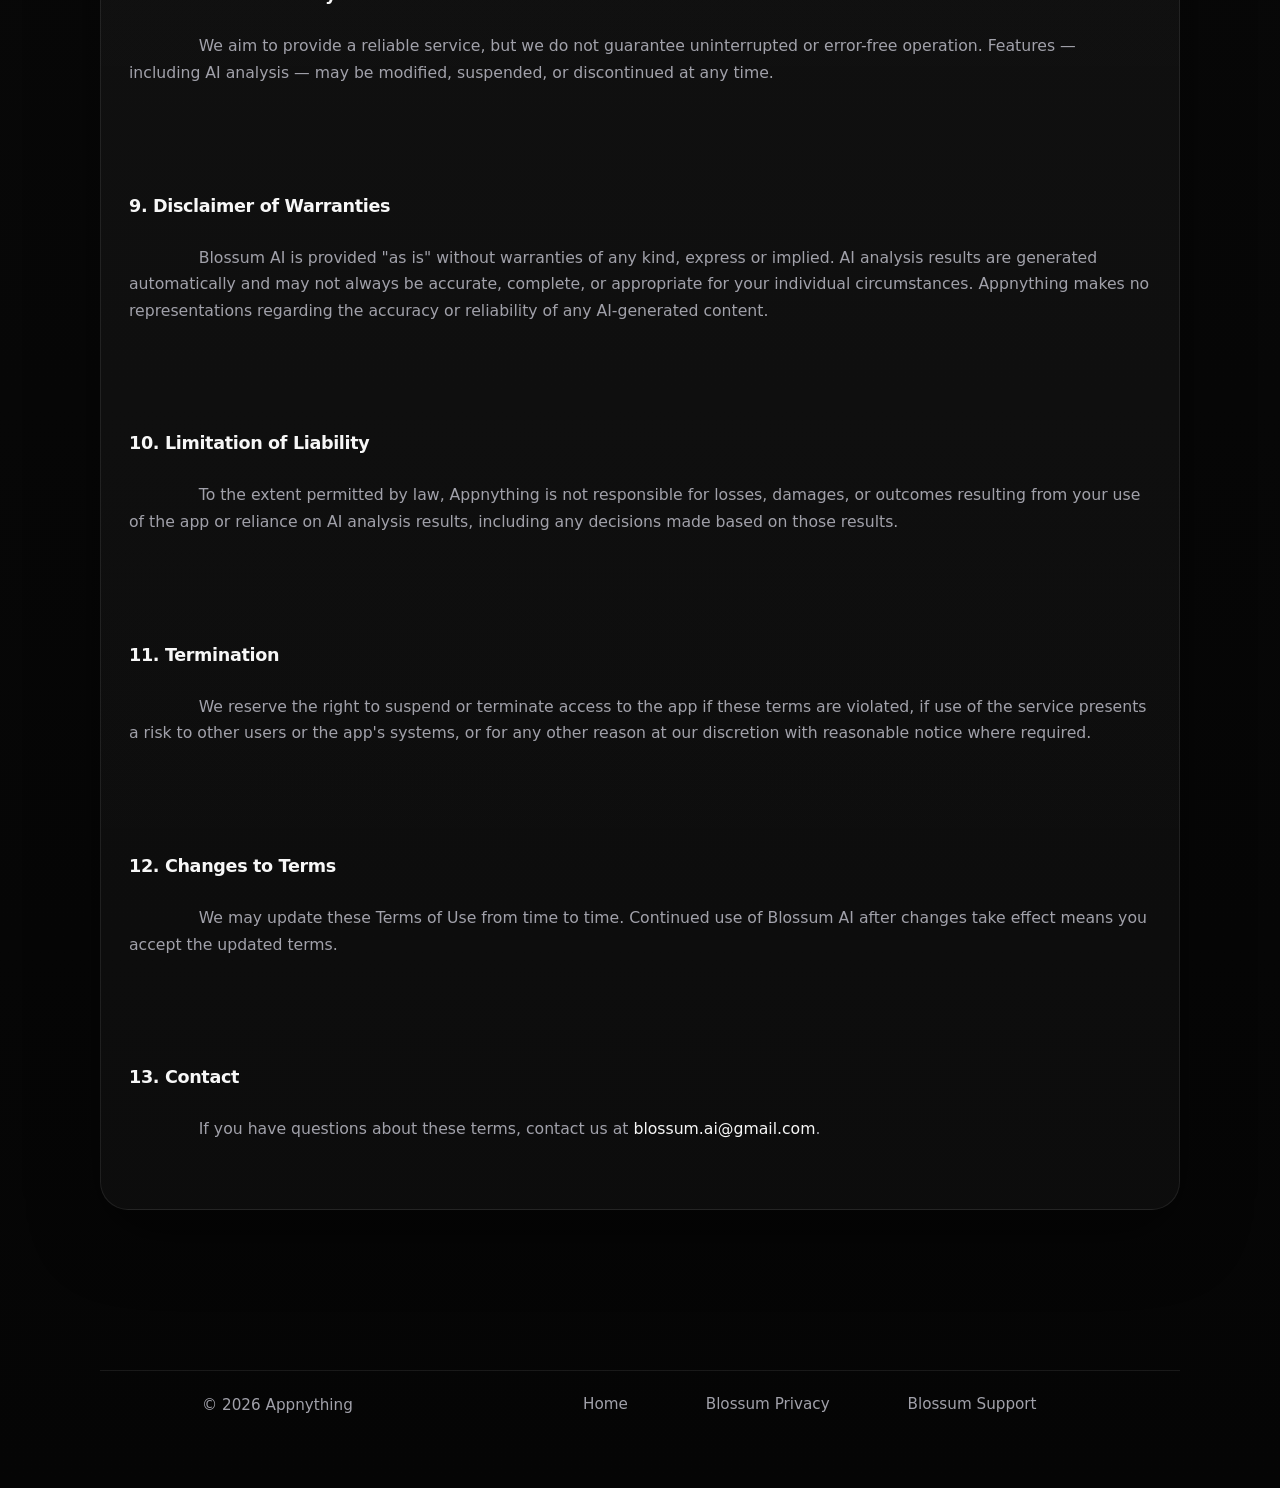
<file: blossum-ai/terms/index.html>
<!DOCTYPE html>
<html lang="en">
<head>
  <meta charset="UTF-8" />
  <meta name="viewport" content="width=device-width, initial-scale=1.0" />
  <title>Blossum AI Terms of Use | Appnything</title>
  <meta
    name="description"
    content="Terms of Use for Blossum AI by Appnything."
  />
  <link rel="icon" href="/favicon.ico" sizes="any" />
  <link rel="stylesheet" href="../../assets/styles.css" />
</head>
<body>
  <div class="site-shell">
    <header class="hero hero-subpage">
      <div class="hero-inner narrow">
        <a href="/" class="back-link">← Back to home</a>
        <img
          src="../../assets/blossum-logo.png"
          alt="Blossum AI icon"
          class="app-icon"
          style="margin: 0 auto 18px; width: 72px; height: 72px; border-radius: 20px;"
        />
        <p class="eyebrow">Blossum AI</p>
        <h1>Terms of Use</h1>
        <p class="hero-copy">
          These Terms of Use explain the rules for using Blossum AI,
          including AI analysis, subscriptions, and account responsibilities.
        </p>
      </div>
    </header>

    <main class="content content-tight">
      <section class="section narrow">
        <article class="info-card legal-card stack-gap">

          <div>
            <p class="section-label">Legal</p>
            <h2 style="margin: 0 0 12px;">Agreement to these terms</h2>
            <p class="body-copy"><strong>Last updated:</strong> May 2026</p>
            <p class="body-copy" style="margin-top: 12px;">
              Welcome to Blossum AI, a product of Appnything. By downloading, accessing, or using the app, you agree to these Terms of Use. If you do not agree, please do not use the app.
            </p>
          </div>

          <div>
            <h2>1. Use of the App</h2>
            <p>
              Blossum AI is designed to help users explore and improve their skincare routines through AI-powered facial analysis and personalized daily habits. You agree to use the app only for lawful, personal purposes and in a way that does not harm, disrupt, or misuse the service.
            </p>
            <p>
              You are responsible for any content you create or submit in the app, including photos, daily routine inputs, and personal preferences.
            </p>
          </div>

          <div>
            <h2>2. Accounts</h2>
            <p>
              An account is required to use Blossum AI. You are responsible for maintaining the security of your account credentials and for all activity that occurs under your account. Please notify us promptly if you suspect unauthorized access.
            </p>
          </div>

          <div>
            <h2>3. Photo Submission and AI Analysis</h2>
            <p>
              Blossum AI uses AI technology powered by Google Gemini to analyze facial photos you submit. By submitting a photo, you grant Appnything permission to process that photo for the purpose of generating analysis results within the app.
            </p>
            <p>
              <strong>Important:</strong> AI-generated analysis results — including ratings related to skin quality, facial symmetry, proportions, and features — are produced by an automated system and are intended for personal, informational use only. They do not constitute medical, dermatological, cosmetic, or professional advice of any kind. You should not rely on these results as a substitute for professional consultation.
            </p>
            <p>
              You must only submit photos of yourself or photos for which you have explicit permission from the person depicted. You agree not to submit photos of minors.
            </p>
          </div>

          <div>
            <h2>4. Subscriptions and Payments</h2>
            <p>
              Blossum AI offers paid subscriptions that unlock premium features, including advanced AI analysis and personalized routine tools.
            </p>
            <p>
              Payments are processed through the Apple App Store or Google Play. Subscriptions automatically renew unless canceled before the renewal date through your app store account. Pricing and subscription options may change at any time. Refunds are handled by the platform from which the purchase was made, according to that platform's policies.
            </p>
          </div>

          <div>
            <h2>5. Free Trials</h2>
            <p>
              We may offer free trial periods for premium features. If you do not cancel before the trial ends, your subscription may begin automatically. Trial availability may vary and may be limited to new users.
            </p>
          </div>

          <div>
            <h2>6. Data and Privacy</h2>
            <p>
              Your use of the app is governed by our <a href="/blossum-ai/privacy/">Privacy Policy</a>, which explains how information — including photos and analysis data — is collected, used, stored, and protected.
            </p>
          </div>

          <div>
            <h2>7. Acceptable Use</h2>
            <p>You agree not to:</p>
            <p>• submit photos of other individuals without their consent;</p>
            <p>• submit photos of anyone under the age of 13;</p>
            <p>• attempt to reverse-engineer, scrape, or misuse the AI analysis system;</p>
            <p>• use the app in any way that violates applicable laws or regulations; or</p>
            <p>• interfere with the security or integrity of the app or its services.</p>
          </div>

          <div>
            <h2>8. Service Availability</h2>
            <p>
              We aim to provide a reliable service, but we do not guarantee uninterrupted or error-free operation. Features — including AI analysis — may be modified, suspended, or discontinued at any time.
            </p>
          </div>

          <div>
            <h2>9. Disclaimer of Warranties</h2>
            <p>
              Blossum AI is provided "as is" without warranties of any kind, express or implied. AI analysis results are generated automatically and may not always be accurate, complete, or appropriate for your individual circumstances. Appnything makes no representations regarding the accuracy or reliability of any AI-generated content.
            </p>
          </div>

          <div>
            <h2>10. Limitation of Liability</h2>
            <p>
              To the extent permitted by law, Appnything is not responsible for losses, damages, or outcomes resulting from your use of the app or reliance on AI analysis results, including any decisions made based on those results.
            </p>
          </div>

          <div>
            <h2>11. Termination</h2>
            <p>
              We reserve the right to suspend or terminate access to the app if these terms are violated, if use of the service presents a risk to other users or the app's systems, or for any other reason at our discretion with reasonable notice where required.
            </p>
          </div>

          <div>
            <h2>12. Changes to Terms</h2>
            <p>
              We may update these Terms of Use from time to time. Continued use of Blossum AI after changes take effect means you accept the updated terms.
            </p>
          </div>

          <div>
            <h2>13. Contact</h2>
            <p>
              If you have questions about these terms, contact us at <a href="mailto:blossum.ai@gmail.com">blossum.ai@gmail.com</a>.
            </p>
          </div>

        </article>
      </section>
    </main>

    <footer class="footer">
      <div class="footer-inner narrow">
        <p>© 2026 Appnything</p>
        <nav class="footer-nav">
          <a href="/">Home</a>
          <a href="/blossum-ai/privacy/">Blossum Privacy</a>
          <a href="/blossum-ai/support/">Blossum Support</a>
        </nav>
      </div>
    </footer>
  </div>
</body>
</html>
</file>
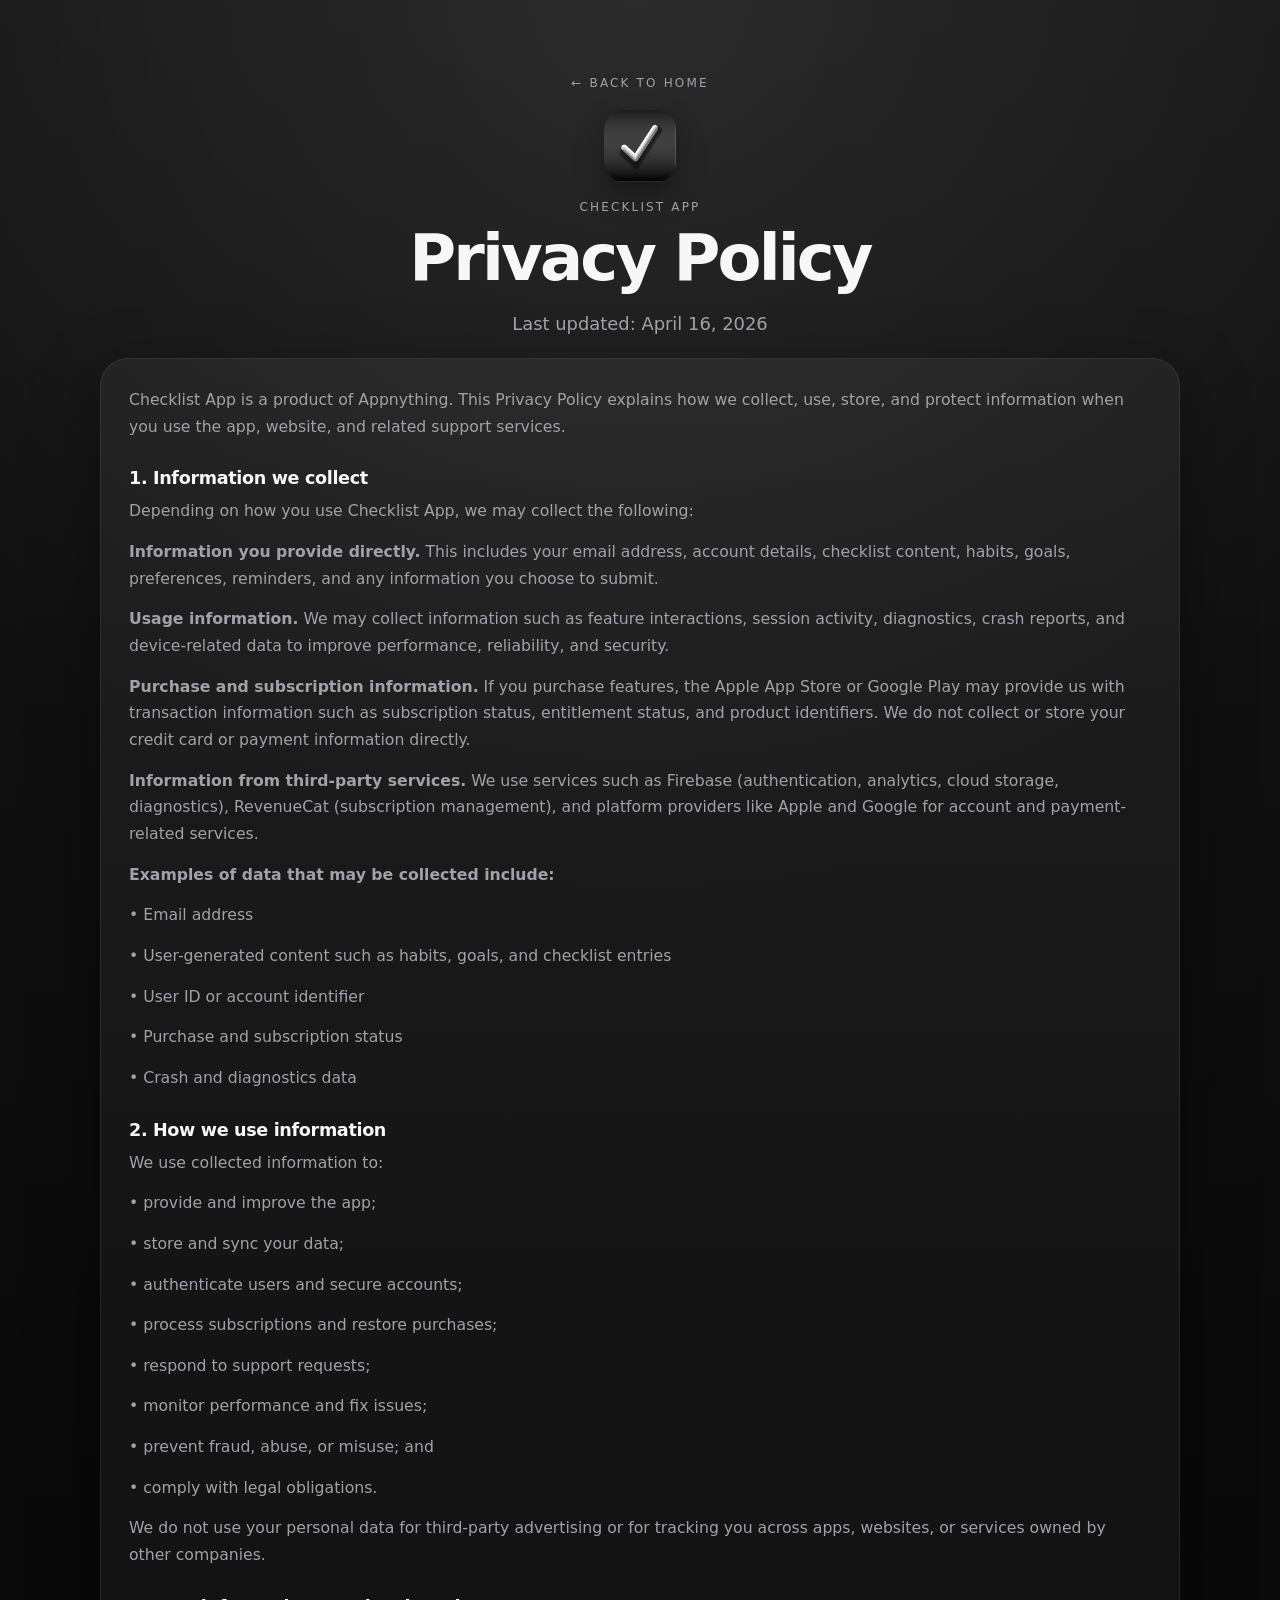
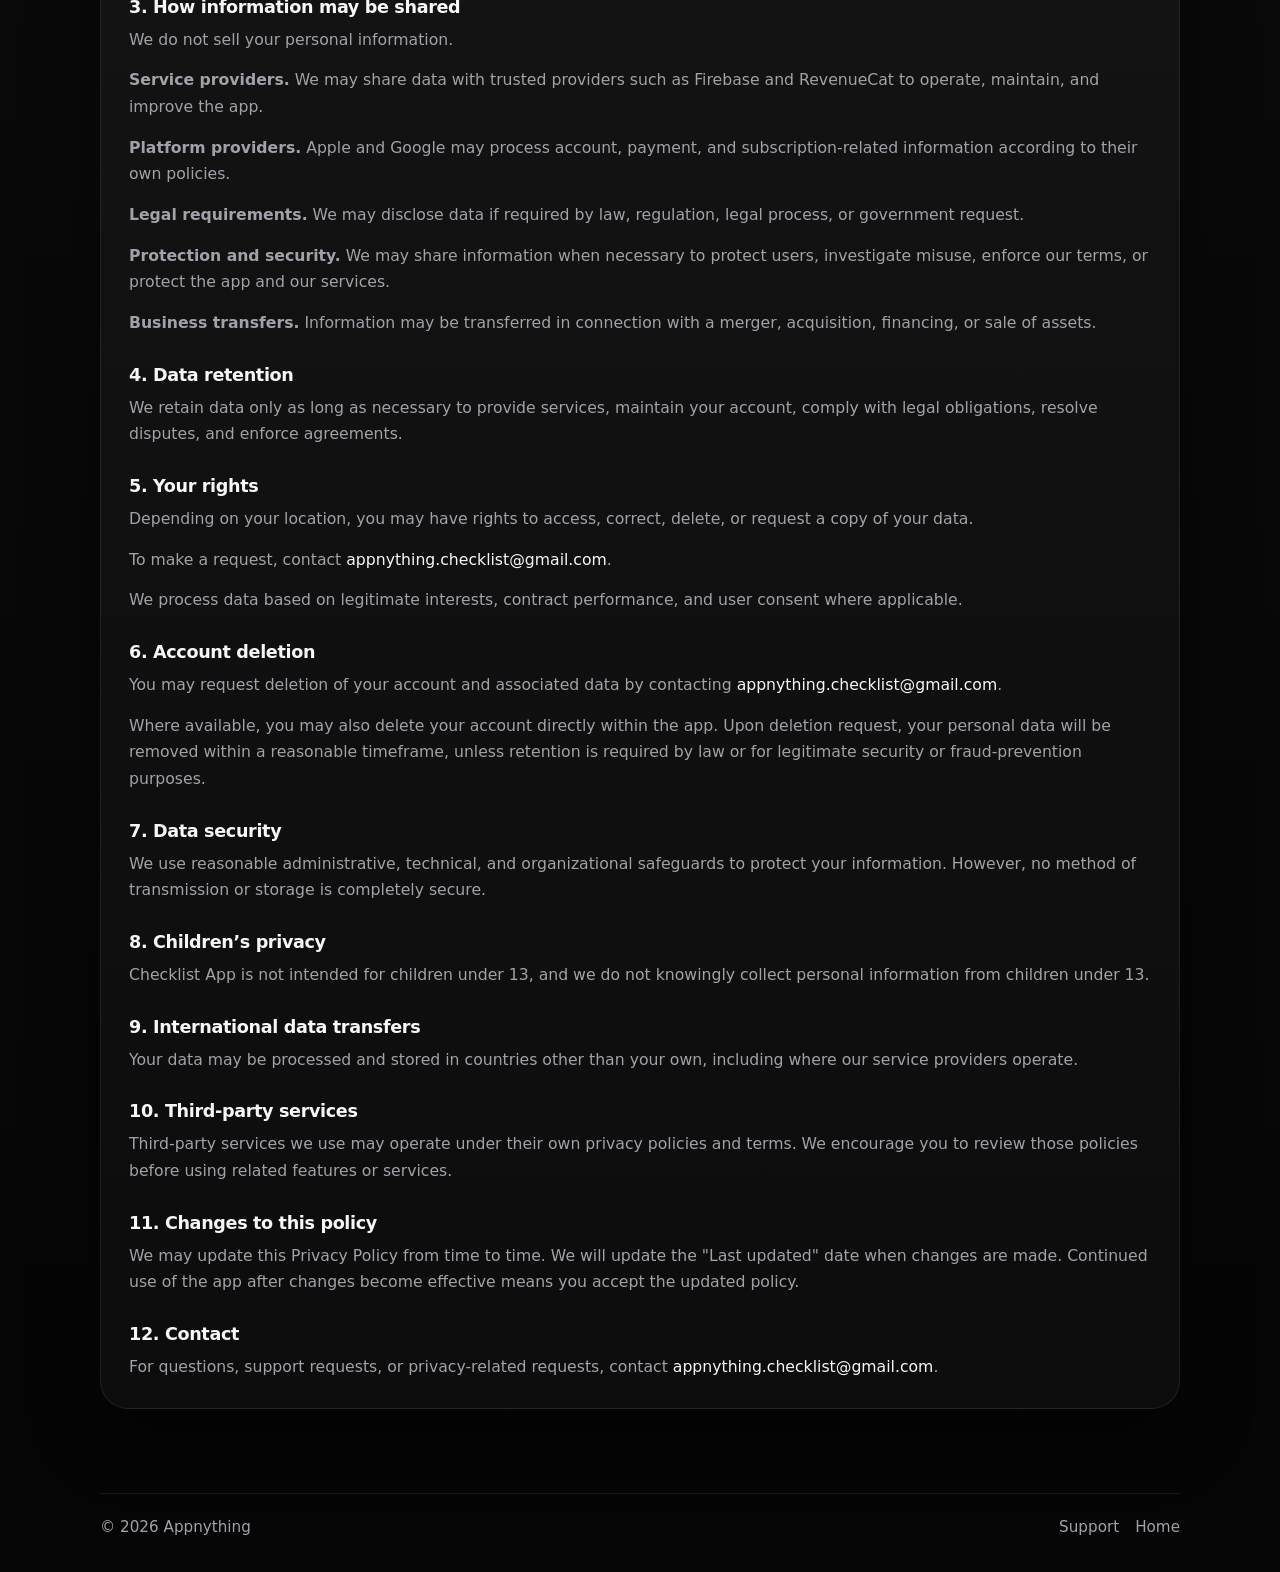
<file: checklist-app/privacy/index.html>
<!DOCTYPE html>
<html lang="en">
<head>
  <meta charset="UTF-8" />
  <meta name="viewport" content="width=device-width, initial-scale=1.0" />
  <title>Checklist App Privacy Policy | Appnything</title>
  <meta
    name="description"
    content="Privacy Policy for Checklist App by Appnything."
  />
  <link rel="icon" href="/favicon.ico" sizes="any" />
  <link rel="stylesheet" href="../../../assets/styles.css" />
</head>
<body>
  <div class="site-shell">
    <header class="hero hero-subpage">
      <div class="hero-inner narrow">
        <a href="/" class="back-link">← Back to home</a>
        <img
          src="../../../assets/checklist-logo.png"
          alt="Checklist App icon"
          class="app-icon"
          style="margin: 0 auto 18px; width: 72px; height: 72px; border-radius: 20px;"
        />
        <p class="eyebrow">Checklist App</p>
        <h1>Privacy Policy</h1>
        <p class="hero-copy">Last updated: April 16, 2026</p>
      </div>
    </header>

    <main class="content content-tight">
      <section class="section narrow">
        <article class="info-card legal-card">

          <p>
            Checklist App is a product of Appnything. This Privacy Policy explains how we collect,
            use, store, and protect information when you use the app, website, and related support services.
          </p>

          <h2>1. Information we collect</h2>
          <p>Depending on how you use Checklist App, we may collect the following:</p>

          <p><strong>Information you provide directly.</strong> This includes your email address, account details, checklist content, habits, goals, preferences, reminders, and any information you choose to submit.</p>

          <p><strong>Usage information.</strong> We may collect information such as feature interactions, session activity, diagnostics, crash reports, and device-related data to improve performance, reliability, and security.</p>

          <p><strong>Purchase and subscription information.</strong> If you purchase features, the Apple App Store or Google Play may provide us with transaction information such as subscription status, entitlement status, and product identifiers. We do not collect or store your credit card or payment information directly.</p>

          <p><strong>Information from third-party services.</strong> We use services such as Firebase (authentication, analytics, cloud storage, diagnostics), RevenueCat (subscription management), and platform providers like Apple and Google for account and payment-related services.</p>

          <p><strong>Examples of data that may be collected include:</strong></p>
          <p>• Email address</p>
          <p>• User-generated content such as habits, goals, and checklist entries</p>
          <p>• User ID or account identifier</p>
          <p>• Purchase and subscription status</p>
          <p>• Crash and diagnostics data</p>

          <h2>2. How we use information</h2>
          <p>We use collected information to:</p>
          <p>• provide and improve the app;</p>
          <p>• store and sync your data;</p>
          <p>• authenticate users and secure accounts;</p>
          <p>• process subscriptions and restore purchases;</p>
          <p>• respond to support requests;</p>
          <p>• monitor performance and fix issues;</p>
          <p>• prevent fraud, abuse, or misuse; and</p>
          <p>• comply with legal obligations.</p>

          <p>
            We do not use your personal data for third-party advertising or for tracking you across apps,
            websites, or services owned by other companies.
          </p>

          <h2>3. How information may be shared</h2>
          <p>We do not sell your personal information.</p>

          <p><strong>Service providers.</strong> We may share data with trusted providers such as Firebase and RevenueCat to operate, maintain, and improve the app.</p>

          <p><strong>Platform providers.</strong> Apple and Google may process account, payment, and subscription-related information according to their own policies.</p>

          <p><strong>Legal requirements.</strong> We may disclose data if required by law, regulation, legal process, or government request.</p>

          <p><strong>Protection and security.</strong> We may share information when necessary to protect users, investigate misuse, enforce our terms, or protect the app and our services.</p>

          <p><strong>Business transfers.</strong> Information may be transferred in connection with a merger, acquisition, financing, or sale of assets.</p>

          <h2>4. Data retention</h2>
          <p>
            We retain data only as long as necessary to provide services, maintain your account,
            comply with legal obligations, resolve disputes, and enforce agreements.
          </p>

          <h2>5. Your rights</h2>
          <p>
            Depending on your location, you may have rights to access, correct, delete, or request a copy of your data.
          </p>

          <p>
            To make a request, contact
            <a href="mailto:appnything.checklist@gmail.com">appnything.checklist@gmail.com</a>.
          </p>

          <p>
            We process data based on legitimate interests, contract performance, and user consent where applicable.
          </p>

          <h2>6. Account deletion</h2>
          <p>
            You may request deletion of your account and associated data by contacting
            <a href="mailto:appnything.checklist@gmail.com">appnything.checklist@gmail.com</a>.
          </p>

          <p>
            Where available, you may also delete your account directly within the app.
            Upon deletion request, your personal data will be removed within a reasonable timeframe,
            unless retention is required by law or for legitimate security or fraud-prevention purposes.
          </p>

          <h2>7. Data security</h2>
          <p>
            We use reasonable administrative, technical, and organizational safeguards to protect your information.
            However, no method of transmission or storage is completely secure.
          </p>

          <h2>8. Children’s privacy</h2>
          <p>
            Checklist App is not intended for children under 13, and we do not knowingly collect personal information from children under 13.
          </p>

          <h2>9. International data transfers</h2>
          <p>
            Your data may be processed and stored in countries other than your own, including where our service providers operate.
          </p>

          <h2>10. Third-party services</h2>
          <p>
            Third-party services we use may operate under their own privacy policies and terms.
            We encourage you to review those policies before using related features or services.
          </p>

          <h2>11. Changes to this policy</h2>
          <p>
            We may update this Privacy Policy from time to time. We will update the "Last updated" date when changes are made.
            Continued use of the app after changes become effective means you accept the updated policy.
          </p>

          <h2>12. Contact</h2>
          <p>
            For questions, support requests, or privacy-related requests, contact
            <a href="mailto:appnything.checklist@gmail.com">appnything.checklist@gmail.com</a>.
          </p>

        </article>
      </section>
    </main>

    <footer class="footer">
      <div class="footer-inner narrow">
        <p>© 2026 Appnything</p>
        <nav class="footer-nav">
          <a href="/support/">Support</a>
          <a href="/">Home</a>
        </nav>
      </div>
    </footer>
  </div>
</body>
</html>
</file>
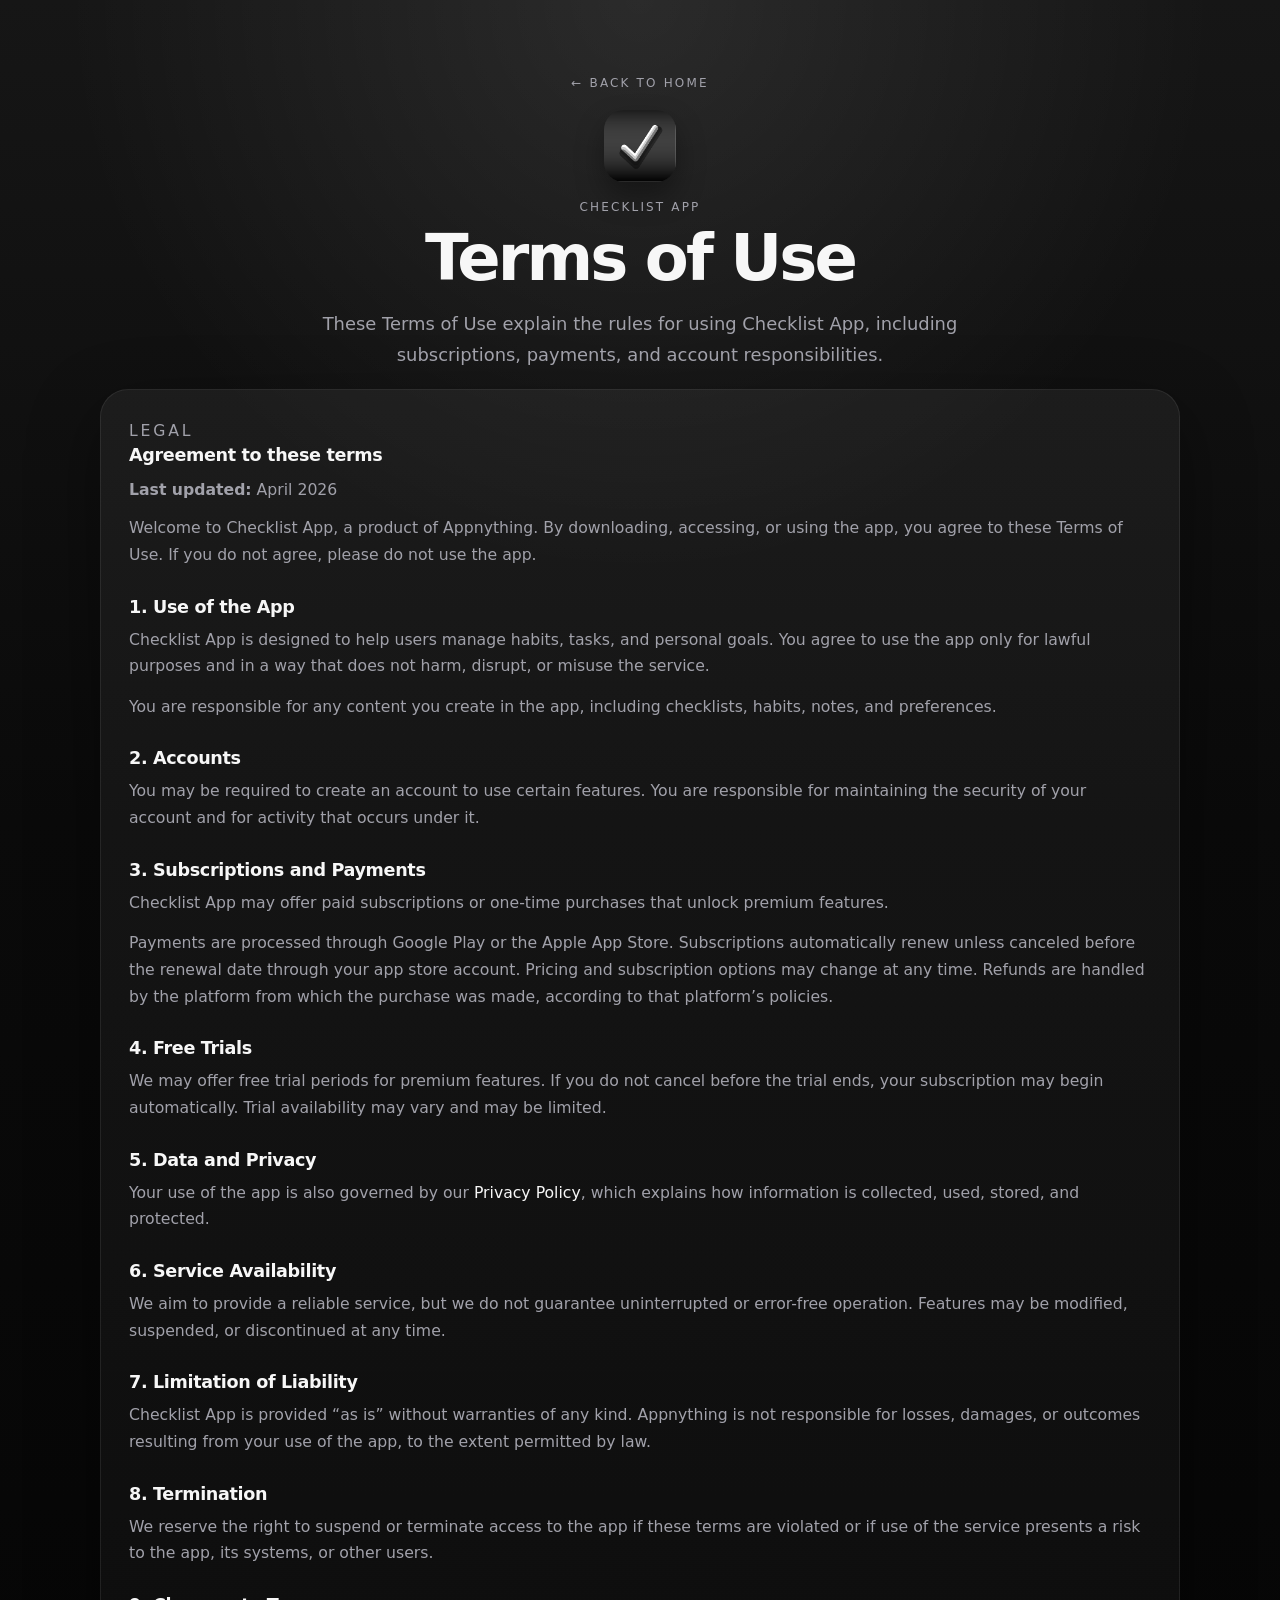
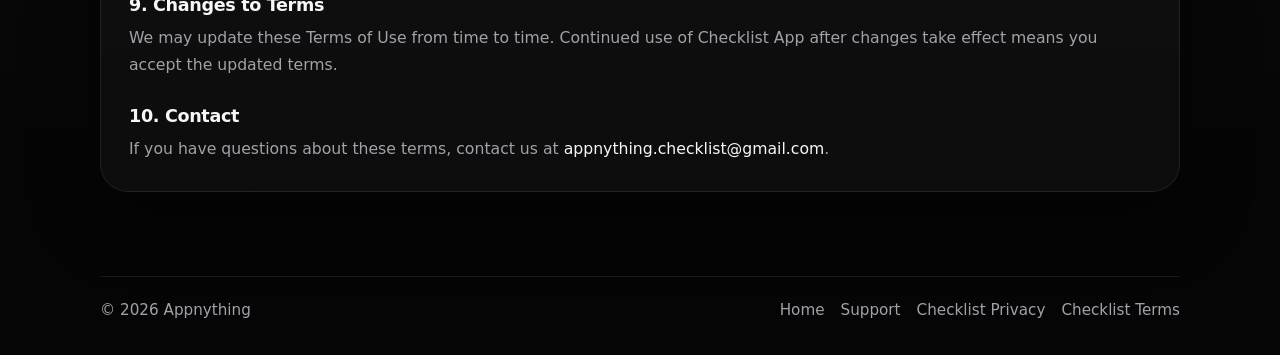
<file: checklist-app/terms/index.html>
<!DOCTYPE html>
<html lang="en">
<head>
  <meta charset="UTF-8" />
  <meta name="viewport" content="width=device-width, initial-scale=1.0" />
  <title>Checklist App Terms of Use | Appnything</title>
  <meta
    name="description"
    content="Terms of Use for Checklist App by Appnything."
  />
  <link rel="icon" href="/favicon.ico" sizes="any" />
  <link rel="stylesheet" href="../../assets/styles.css" />
</head>
<body>
  <div class="site-shell">
    <header class="hero hero-subpage">
      <div class="hero-inner narrow">
        <a href="/" class="back-link">← Back to home</a>
        <img
          src="../../assets/checklist-logo.png"
          alt="Checklist App icon"
          class="app-icon"
          style="margin: 0 auto 18px; width: 72px; height: 72px; border-radius: 20px;"
        />
        <p class="eyebrow">Checklist App</p>
        <h1>Terms of Use</h1>
        <p class="hero-copy">
          These Terms of Use explain the rules for using Checklist App,
          including subscriptions, payments, and account responsibilities.
        </p>
      </div>
    </header>

    <main class="content content-tight">
      <section class="section narrow">
        <article class="info-card legal-card stack-gap">
          <div>
            <p class="section-label">Legal</p>
            <h2 style="margin: 0 0 12px;">Agreement to these terms</h2>
            <p class="body-copy"><strong>Last updated:</strong> April 2026</p>
            <p class="body-copy" style="margin-top: 12px;">
              Welcome to Checklist App, a product of Appnything. By downloading,
              accessing, or using the app, you agree to these Terms of Use. If you
              do not agree, please do not use the app.
            </p>
          </div>

          <div>
            <h2>1. Use of the App</h2>
            <p>
              Checklist App is designed to help users manage habits, tasks, and
              personal goals. You agree to use the app only for lawful purposes and
              in a way that does not harm, disrupt, or misuse the service.
            </p>
            <p>
              You are responsible for any content you create in the app,
              including checklists, habits, notes, and preferences.
            </p>
          </div>

          <div>
            <h2>2. Accounts</h2>
            <p>
              You may be required to create an account to use certain features.
              You are responsible for maintaining the security of your account and
              for activity that occurs under it.
            </p>
          </div>

          <div>
            <h2>3. Subscriptions and Payments</h2>
            <p>
              Checklist App may offer paid subscriptions or one-time purchases
              that unlock premium features.
            </p>
            <p>
              Payments are processed through Google Play or the Apple App Store.
              Subscriptions automatically renew unless canceled before the renewal
              date through your app store account. Pricing and subscription options
              may change at any time. Refunds are handled by the platform from
              which the purchase was made, according to that platform’s policies.
            </p>
          </div>

          <div>
            <h2>4. Free Trials</h2>
            <p>
              We may offer free trial periods for premium features. If you do not
              cancel before the trial ends, your subscription may begin
              automatically. Trial availability may vary and may be limited.
            </p>
          </div>

          <div>
            <h2>5. Data and Privacy</h2>
            <p>
              Your use of the app is also governed by our
              <a href="/checklist-app/privacy/">Privacy Policy</a>, which explains
              how information is collected, used, stored, and protected.
            </p>
          </div>

          <div>
            <h2>6. Service Availability</h2>
            <p>
              We aim to provide a reliable service, but we do not guarantee
              uninterrupted or error-free operation. Features may be modified,
              suspended, or discontinued at any time.
            </p>
          </div>

          <div>
            <h2>7. Limitation of Liability</h2>
            <p>
              Checklist App is provided “as is” without warranties of any kind.
              Appnything is not responsible for losses, damages, or outcomes
              resulting from your use of the app, to the extent permitted by law.
            </p>
          </div>

          <div>
            <h2>8. Termination</h2>
            <p>
              We reserve the right to suspend or terminate access to the app if
              these terms are violated or if use of the service presents a risk to
              the app, its systems, or other users.
            </p>
          </div>

          <div>
            <h2>9. Changes to Terms</h2>
            <p>
              We may update these Terms of Use from time to time. Continued use of
              Checklist App after changes take effect means you accept the updated
              terms.
            </p>
          </div>

          <div>
            <h2>10. Contact</h2>
            <p>
              If you have questions about these terms, contact us at
              <a href="mailto:appnything.checklist@gmail.com">appnything.checklist@gmail.com</a>.
            </p>
          </div>
        </article>
      </section>
    </main>

    <footer class="footer">
      <div class="footer-inner narrow">
        <p>© 2026 Appnything</p>
        <nav class="footer-nav">
          <a href="/">Home</a>
          <a href="/support/">Support</a>
          <a href="/checklist-app/privacy/">Checklist Privacy</a>
          <a href="/checklist-app/terms/">Checklist Terms</a>
        </nav>
      </div>
    </footer>
  </div>
</body>
</html>
</file>
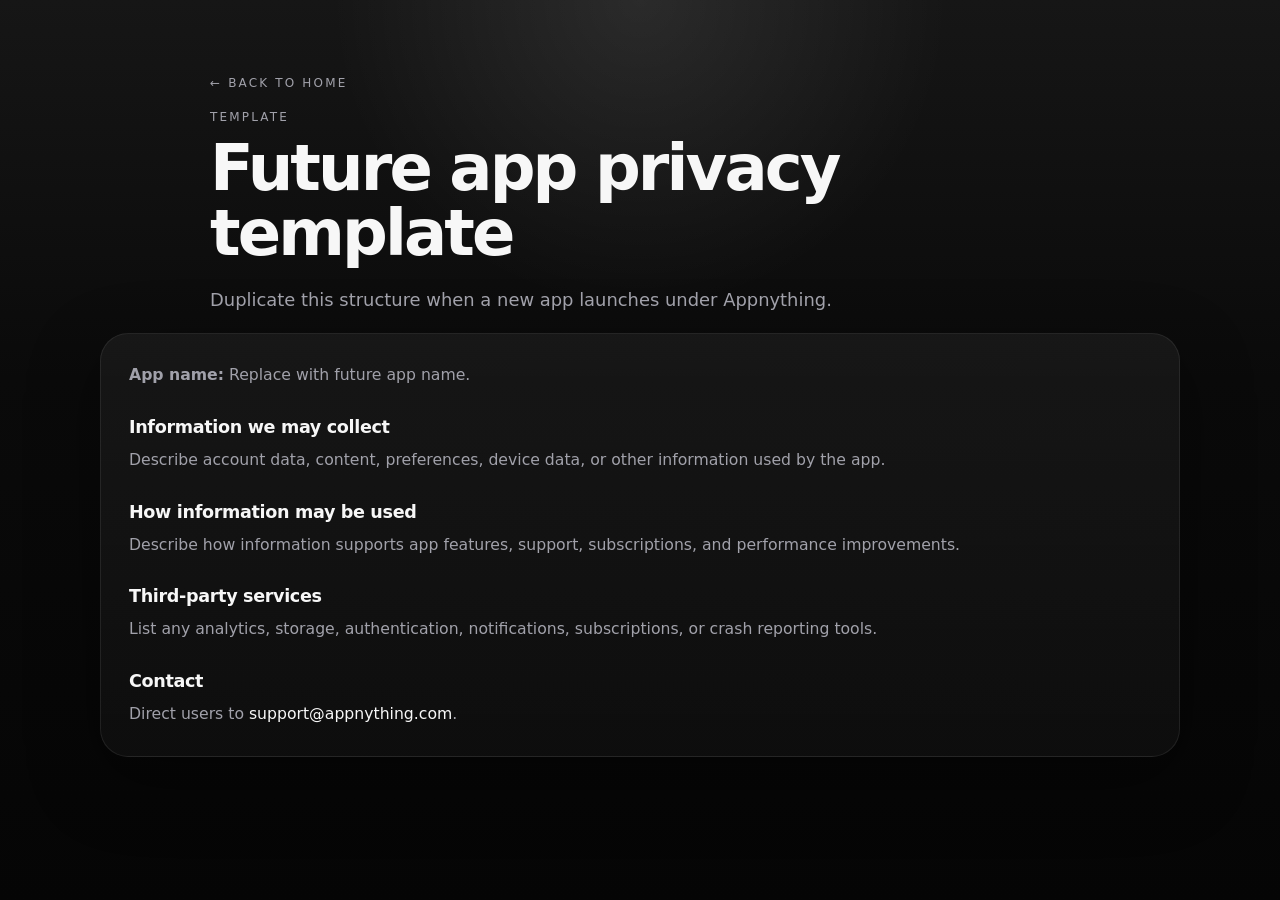
<file: templates/privacy-template/index.html>
<!DOCTYPE html>
<html lang="en">
<head>
  <meta charset="UTF-8" />
  <meta name="viewport" content="width=device-width, initial-scale=1.0" />
  <title>Privacy Template | Appnything</title>
  <meta name="description" content="Reusable privacy template for future Appnything apps." />
  <link rel="stylesheet" href="../../assets/styles.css" />
</head>
<body>
  <div class="site-shell">
    <header class="hero hero-subpage">
      <div class="hero-inner hero-inner-left narrow">
        <a href="/" class="back-link">← Back to home</a>
        <p class="eyebrow">Template</p>
        <h1>Future app privacy template</h1>
        <p class="hero-copy">Duplicate this structure when a new app launches under Appnything.</p>
      </div>
    </header>

    <main class="content content-tight">
      <section class="section narrow">
        <article class="info-card legal-card">
          <p><strong>App name:</strong> Replace with future app name.</p>
          <h2>Information we may collect</h2>
          <p>Describe account data, content, preferences, device data, or other information used by the app.</p>
          <h2>How information may be used</h2>
          <p>Describe how information supports app features, support, subscriptions, and performance improvements.</p>
          <h2>Third-party services</h2>
          <p>List any analytics, storage, authentication, notifications, subscriptions, or crash reporting tools.</p>
          <h2>Contact</h2>
          <p>Direct users to <a href="mailto:support@appnything.com">support@appnything.com</a>.</p>
        </article>
      </section>
    </main>
  </div>
</body>
</html>
</file>
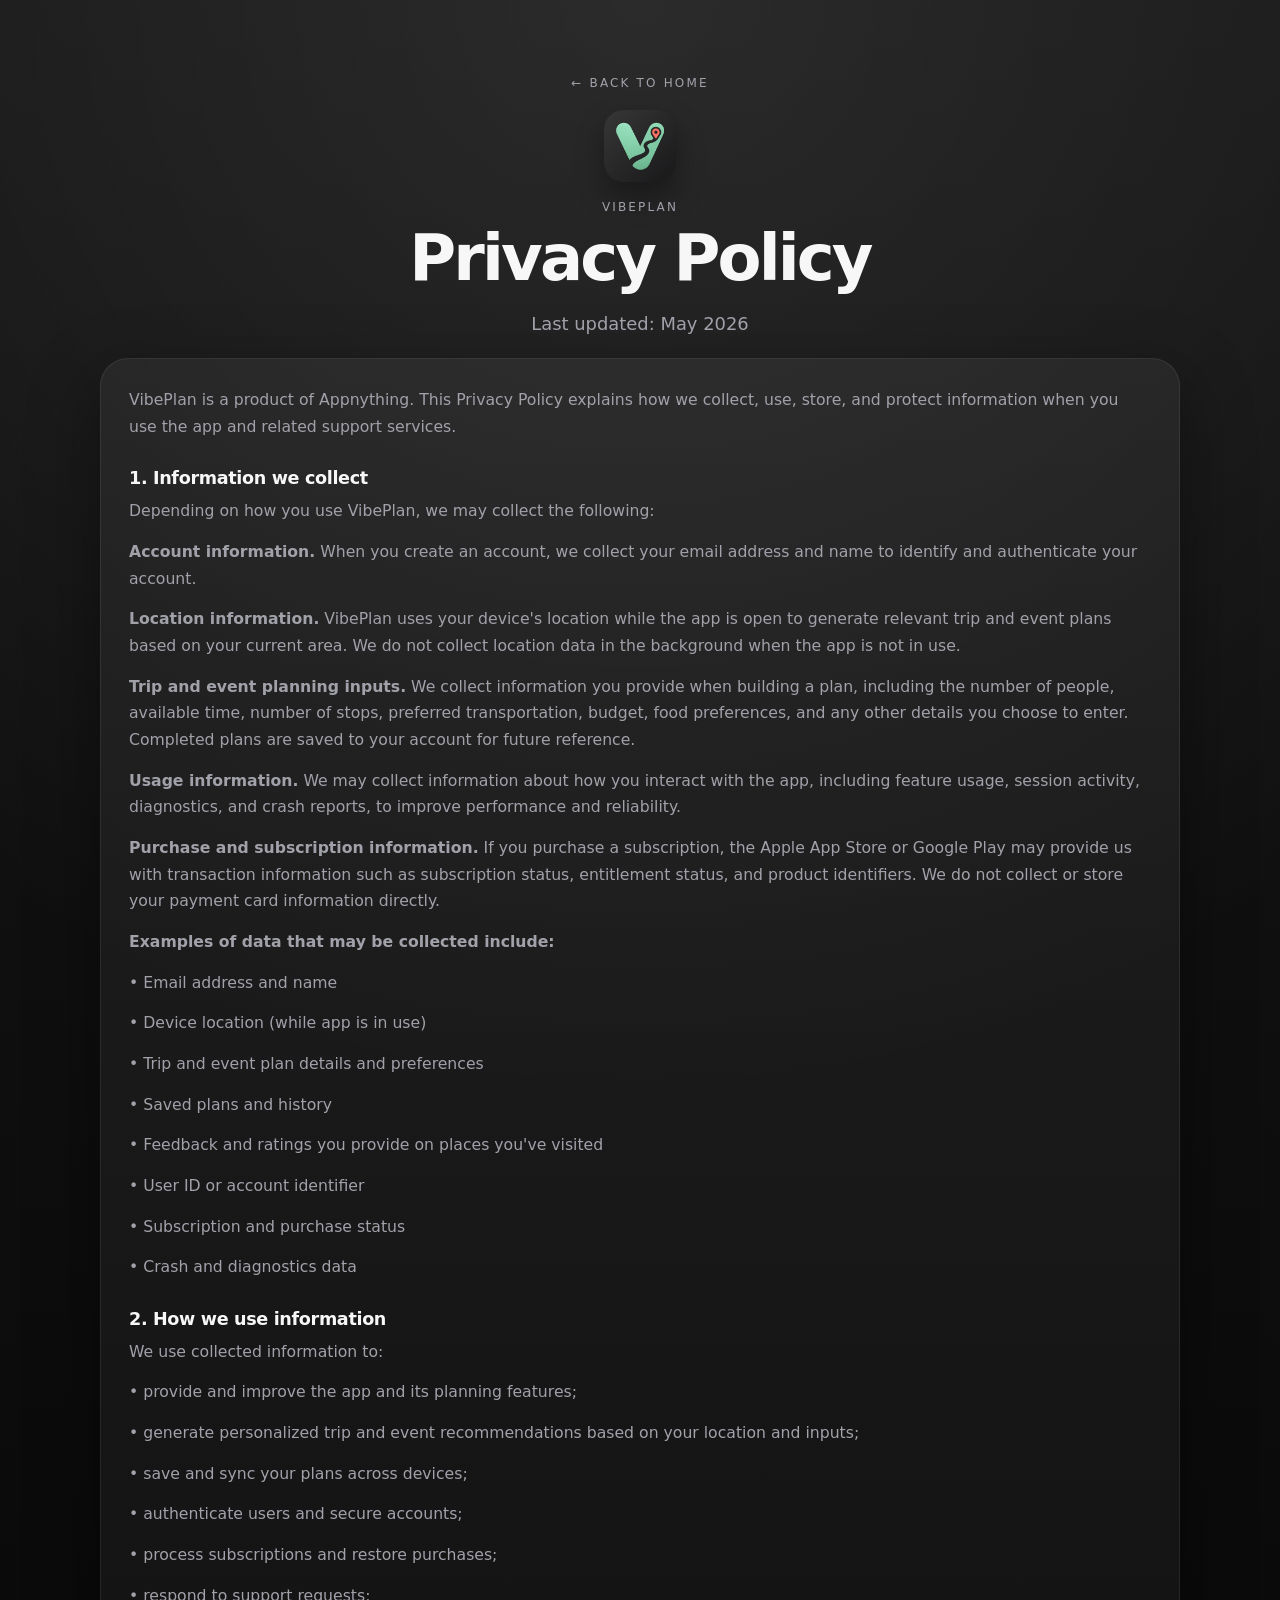
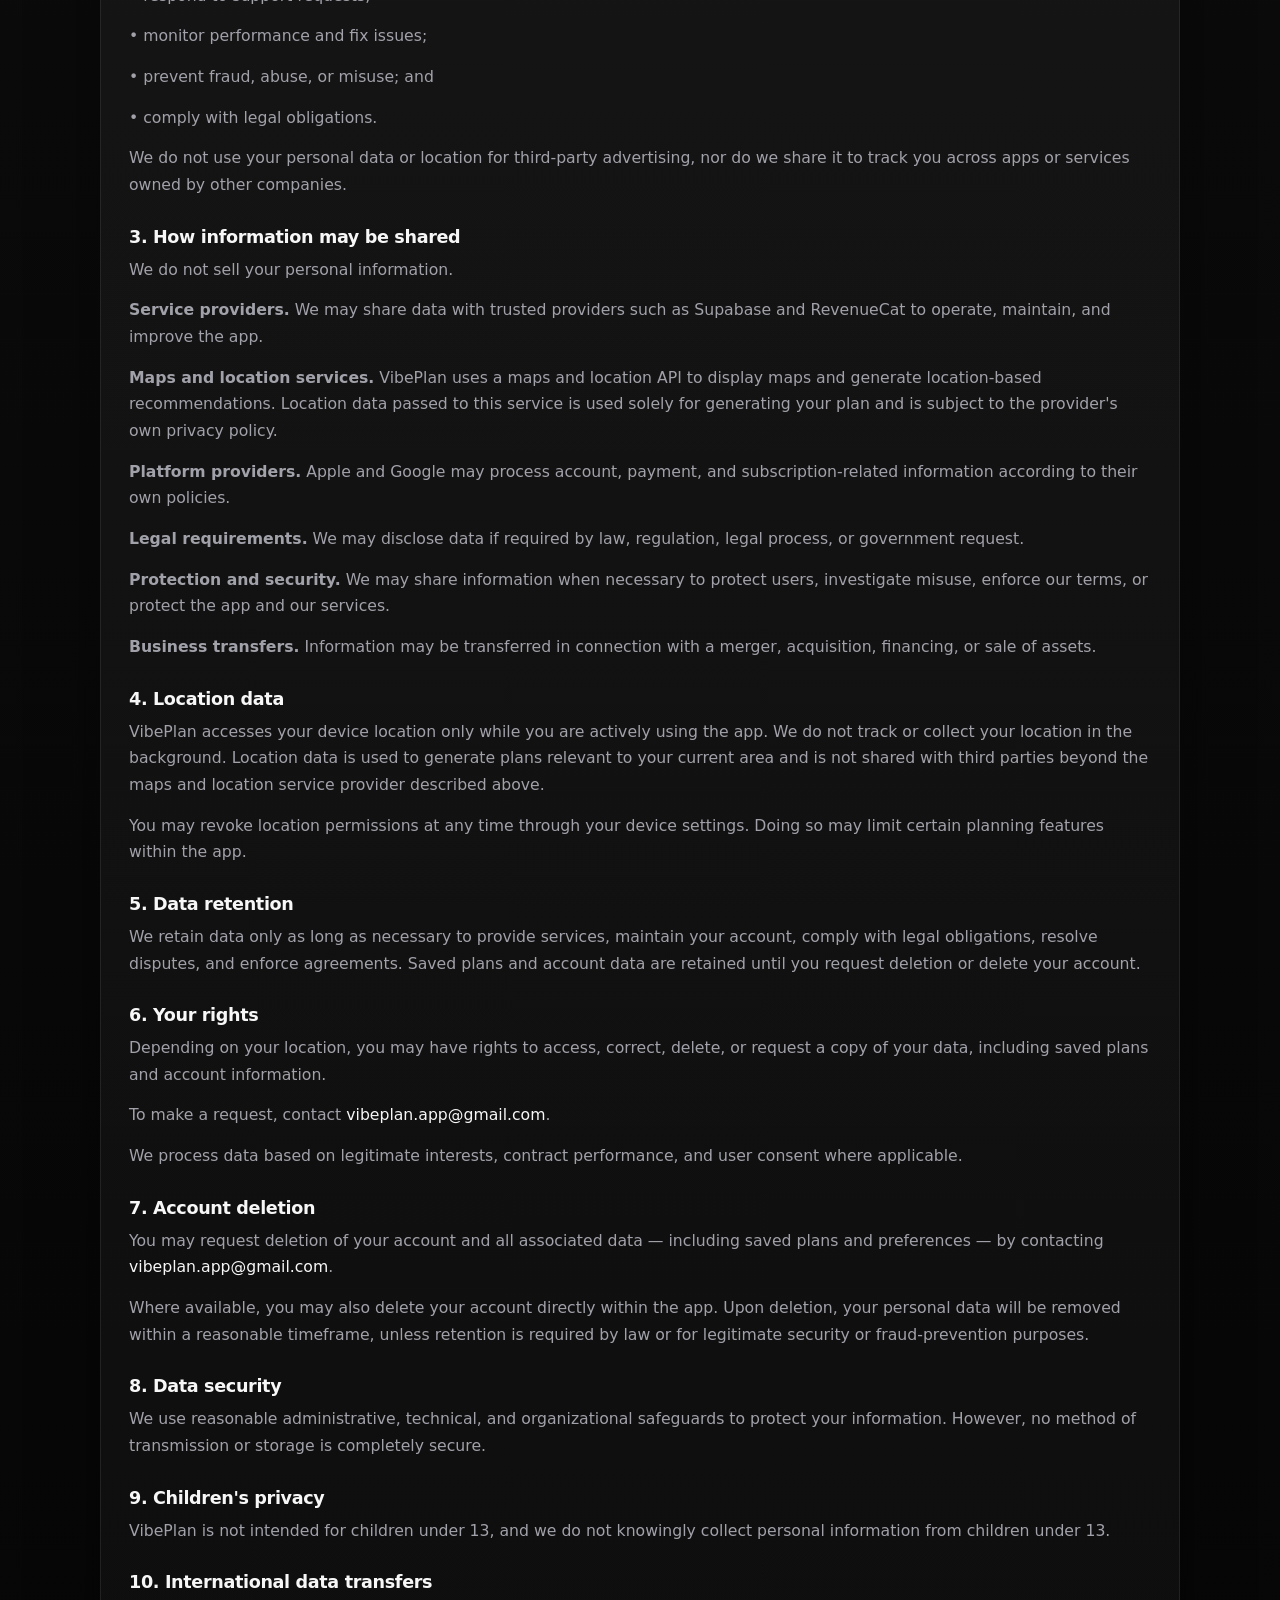
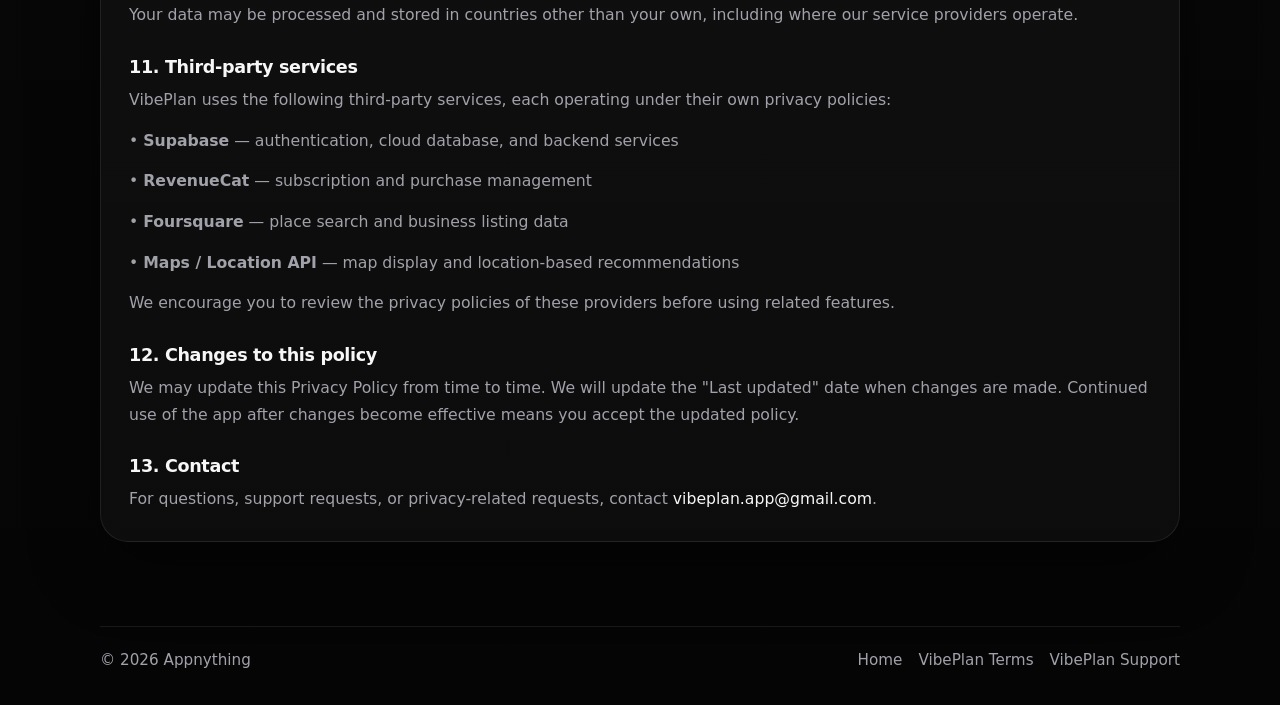
<file: vibeplan/privacy/index.html>
<!DOCTYPE html>
<html lang="en">
<head>
  <meta charset="UTF-8" />
  <meta name="viewport" content="width=device-width, initial-scale=1.0" />
  <title>VibePlan Privacy Policy | Appnything</title>
  <meta
    name="description"
    content="Privacy Policy for VibePlan by Appnything."
  />
  <link rel="icon" href="/favicon.ico" sizes="any" />
  <link rel="stylesheet" href="../../assets/styles.css" />
</head>
<body>
  <div class="site-shell">
    <header class="hero hero-subpage">
      <div class="hero-inner narrow">
        <a href="/" class="back-link">← Back to home</a>
        <img
          src="../../assets/vibeplan-logo.png"
          alt="VibePlan icon"
          class="app-icon"
          style="margin: 0 auto 18px; width: 72px; height: 72px; border-radius: 20px;"
        />
        <p class="eyebrow">VibePlan</p>
        <h1>Privacy Policy</h1>
        <p class="hero-copy">Last updated: May 2026</p>
      </div>
    </header>

    <main class="content content-tight">
      <section class="section narrow">
        <article class="info-card legal-card">

          <p>
            VibePlan is a product of Appnything. This Privacy Policy explains how we collect,
            use, store, and protect information when you use the app and related support services.
          </p>

          <h2>1. Information we collect</h2>
          <p>Depending on how you use VibePlan, we may collect the following:</p>

          <p><strong>Account information.</strong> When you create an account, we collect your email address and name to identify and authenticate your account.</p>

          <p><strong>Location information.</strong> VibePlan uses your device's location while the app is open to generate relevant trip and event plans based on your current area. We do not collect location data in the background when the app is not in use.</p>

          <p><strong>Trip and event planning inputs.</strong> We collect information you provide when building a plan, including the number of people, available time, number of stops, preferred transportation, budget, food preferences, and any other details you choose to enter. Completed plans are saved to your account for future reference.</p>

          <p><strong>Usage information.</strong> We may collect information about how you interact with the app, including feature usage, session activity, diagnostics, and crash reports, to improve performance and reliability.</p>

          <p><strong>Purchase and subscription information.</strong> If you purchase a subscription, the Apple App Store or Google Play may provide us with transaction information such as subscription status, entitlement status, and product identifiers. We do not collect or store your payment card information directly.</p>

          <p><strong>Examples of data that may be collected include:</strong></p>
          <p>• Email address and name</p>
          <p>• Device location (while app is in use)</p>
          <p>• Trip and event plan details and preferences</p>
          <p>• Saved plans and history</p>
          <p>• Feedback and ratings you provide on places you've visited</p>
          <p>• User ID or account identifier</p>
          <p>• Subscription and purchase status</p>
          <p>• Crash and diagnostics data</p>

          <h2>2. How we use information</h2>
          <p>We use collected information to:</p>
          <p>• provide and improve the app and its planning features;</p>
          <p>• generate personalized trip and event recommendations based on your location and inputs;</p>
          <p>• save and sync your plans across devices;</p>
          <p>• authenticate users and secure accounts;</p>
          <p>• process subscriptions and restore purchases;</p>
          <p>• respond to support requests;</p>
          <p>• monitor performance and fix issues;</p>
          <p>• prevent fraud, abuse, or misuse; and</p>
          <p>• comply with legal obligations.</p>

          <p>
            We do not use your personal data or location for third-party advertising,
            nor do we share it to track you across apps or services owned by other companies.
          </p>

          <h2>3. How information may be shared</h2>
          <p>We do not sell your personal information.</p>

          <p><strong>Service providers.</strong> We may share data with trusted providers such as Supabase and RevenueCat to operate, maintain, and improve the app.</p>

          <p><strong>Maps and location services.</strong> VibePlan uses a maps and location API to display maps and generate location-based recommendations. Location data passed to this service is used solely for generating your plan and is subject to the provider's own privacy policy.</p>

          <p><strong>Platform providers.</strong> Apple and Google may process account, payment, and subscription-related information according to their own policies.</p>

          <p><strong>Legal requirements.</strong> We may disclose data if required by law, regulation, legal process, or government request.</p>

          <p><strong>Protection and security.</strong> We may share information when necessary to protect users, investigate misuse, enforce our terms, or protect the app and our services.</p>

          <p><strong>Business transfers.</strong> Information may be transferred in connection with a merger, acquisition, financing, or sale of assets.</p>

          <h2>4. Location data</h2>
          <p>
            VibePlan accesses your device location only while you are actively using the app.
            We do not track or collect your location in the background. Location data is used
            to generate plans relevant to your current area and is not shared with third parties
            beyond the maps and location service provider described above.
          </p>
          <p>
            You may revoke location permissions at any time through your device settings.
            Doing so may limit certain planning features within the app.
          </p>

          <h2>5. Data retention</h2>
          <p>
            We retain data only as long as necessary to provide services, maintain your account,
            comply with legal obligations, resolve disputes, and enforce agreements.
            Saved plans and account data are retained until you request deletion or delete your account.
          </p>

          <h2>6. Your rights</h2>
          <p>
            Depending on your location, you may have rights to access, correct, delete, or request
            a copy of your data, including saved plans and account information.
          </p>
          <p>
            To make a request, contact
            <a href="mailto:vibeplan.app@gmail.com">vibeplan.app@gmail.com</a>.
          </p>
          <p>
            We process data based on legitimate interests, contract performance, and user consent where applicable.
          </p>

          <h2>7. Account deletion</h2>
          <p>
            You may request deletion of your account and all associated data — including saved plans
            and preferences — by contacting
            <a href="mailto:vibeplan.app@gmail.com">vibeplan.app@gmail.com</a>.
          </p>
          <p>
            Where available, you may also delete your account directly within the app. Upon deletion,
            your personal data will be removed within a reasonable timeframe, unless retention is
            required by law or for legitimate security or fraud-prevention purposes.
          </p>

          <h2>8. Data security</h2>
          <p>
            We use reasonable administrative, technical, and organizational safeguards to protect
            your information. However, no method of transmission or storage is completely secure.
          </p>

          <h2>9. Children's privacy</h2>
          <p>
            VibePlan is not intended for children under 13, and we do not knowingly collect
            personal information from children under 13.
          </p>

          <h2>10. International data transfers</h2>
          <p>
            Your data may be processed and stored in countries other than your own, including
            where our service providers operate.
          </p>

          <h2>11. Third-party services</h2>
          <p>
            VibePlan uses the following third-party services, each operating under their own privacy policies:
          </p>
          <p>• <strong>Supabase</strong> — authentication, cloud database, and backend services</p>
          <p>• <strong>RevenueCat</strong> — subscription and purchase management</p>
          <p>• <strong>Foursquare</strong> — place search and business listing data</p>
          <p>• <strong>Maps / Location API</strong> — map display and location-based recommendations</p>
          <p>
            We encourage you to review the privacy policies of these providers before using related features.
          </p>

          <h2>12. Changes to this policy</h2>
          <p>
            We may update this Privacy Policy from time to time. We will update the "Last updated" date
            when changes are made. Continued use of the app after changes become effective means you
            accept the updated policy.
          </p>

          <h2>13. Contact</h2>
          <p>
            For questions, support requests, or privacy-related requests, contact
            <a href="mailto:vibeplan.app@gmail.com">vibeplan.app@gmail.com</a>.
          </p>

        </article>
      </section>
    </main>

    <footer class="footer">
      <div class="footer-inner narrow">
        <p>© 2026 Appnything</p>
        <nav class="footer-nav">
          <a href="/">Home</a>
          <a href="/vibeplan/terms/">VibePlan Terms</a>
          <a href="/vibeplan/support/">VibePlan Support</a>
        </nav>
      </div>
    </footer>
  </div>
</body>
</html>
</file>
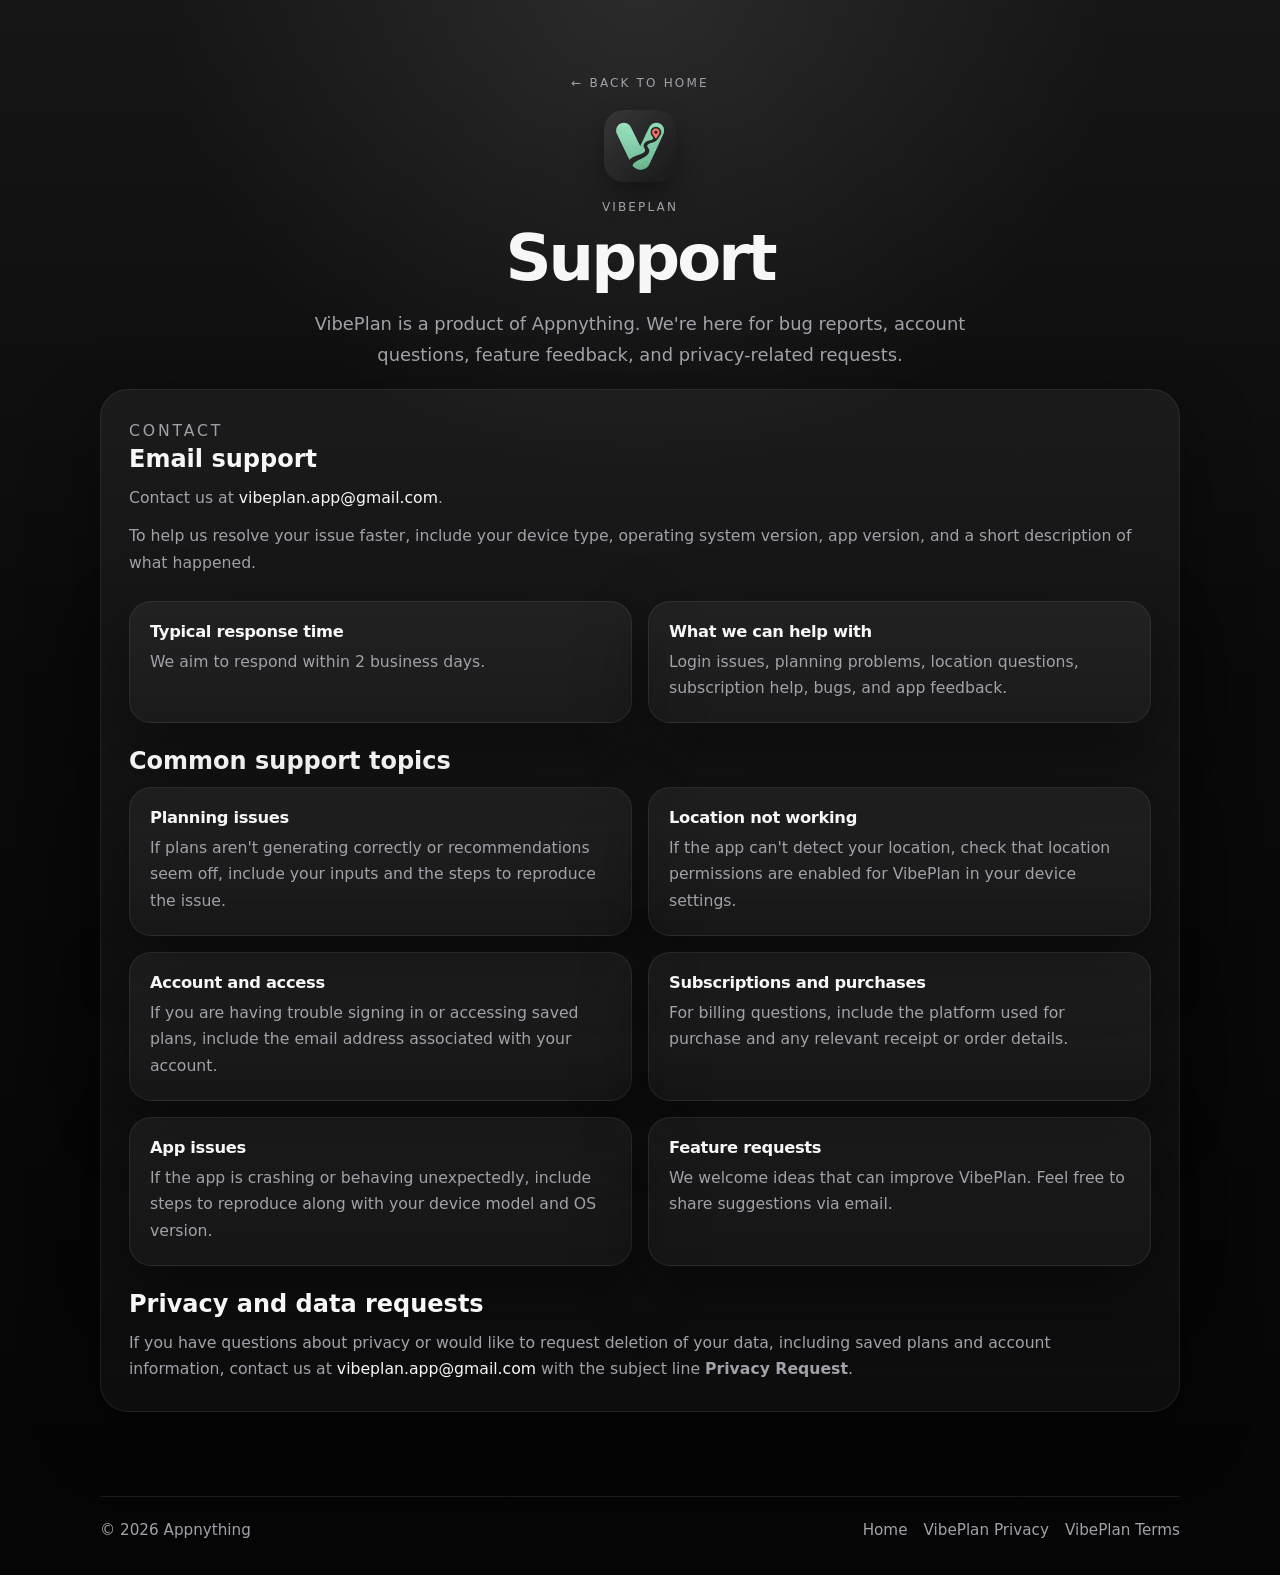
<file: vibeplan/support/index.html>
<!DOCTYPE html>
<html lang="en">
<head>
  <meta charset="UTF-8" />
  <meta name="viewport" content="width=device-width, initial-scale=1.0" />
  <title>VibePlan Support | Appnything</title>
  <meta
    name="description"
    content="Official support page for VibePlan by Appnything."
  />
  <link rel="icon" href="/favicon.ico" sizes="any" />
  <link rel="stylesheet" href="../../assets/styles.css" />
</head>
<body>
  <div class="site-shell">
    <header class="hero hero-subpage">
      <div class="hero-inner narrow">
        <a href="/" class="back-link">← Back to home</a>
        <img
          src="../../assets/vibeplan-logo.png"
          alt="VibePlan icon"
          class="app-icon"
          style="margin: 0 auto 18px; width: 72px; height: 72px; border-radius: 20px;"
        />
        <p class="eyebrow">VibePlan</p>
        <h1>Support</h1>
        <p class="hero-copy">
          VibePlan is a product of Appnything. We're here for bug reports,
          account questions, feature feedback, and privacy-related requests.
        </p>
      </div>
    </header>

    <main class="content content-tight">
      <section class="section narrow">
        <article class="info-card stack-gap">

          <div>
            <p class="section-label">Contact</p>
            <h2 style="margin: 0 0 12px;">Email support</h2>
            <p class="body-copy">
              Contact us at
              <a href="mailto:vibeplan.app@gmail.com">vibeplan.app@gmail.com</a>.
            </p>
            <p class="body-copy" style="margin-top: 12px;">
              To help us resolve your issue faster, include your device type,
              operating system version, app version, and a short description of what happened.
            </p>
          </div>

          <div class="grid-two">
            <div class="mini-card">
              <h3>Typical response time</h3>
              <p>We aim to respond within 2 business days.</p>
            </div>
            <div class="mini-card">
              <h3>What we can help with</h3>
              <p>Login issues, planning problems, location questions, subscription help, bugs, and app feedback.</p>
            </div>
          </div>

          <div>
            <h2 style="margin: 0 0 12px;">Common support topics</h2>
            <div class="grid-two">
              <div class="mini-card">
                <h3>Planning issues</h3>
                <p>If plans aren't generating correctly or recommendations seem off, include your inputs and the steps to reproduce the issue.</p>
              </div>
              <div class="mini-card">
                <h3>Location not working</h3>
                <p>If the app can't detect your location, check that location permissions are enabled for VibePlan in your device settings.</p>
              </div>
              <div class="mini-card">
                <h3>Account and access</h3>
                <p>If you are having trouble signing in or accessing saved plans, include the email address associated with your account.</p>
              </div>
              <div class="mini-card">
                <h3>Subscriptions and purchases</h3>
                <p>For billing questions, include the platform used for purchase and any relevant receipt or order details.</p>
              </div>
              <div class="mini-card">
                <h3>App issues</h3>
                <p>If the app is crashing or behaving unexpectedly, include steps to reproduce along with your device model and OS version.</p>
              </div>
              <div class="mini-card">
                <h3>Feature requests</h3>
                <p>We welcome ideas that can improve VibePlan. Feel free to share suggestions via email.</p>
              </div>
            </div>
          </div>

          <div>
            <h2 style="margin: 0 0 12px;">Privacy and data requests</h2>
            <p class="body-copy">
              If you have questions about privacy or would like to request deletion of your data,
              including saved plans and account information, contact us at
              <a href="mailto:vibeplan.app@gmail.com">vibeplan.app@gmail.com</a>
              with the subject line <strong>Privacy Request</strong>.
            </p>
          </div>

        </article>
      </section>
    </main>

    <footer class="footer">
      <div class="footer-inner narrow">
        <p>© 2026 Appnything</p>
        <nav class="footer-nav">
          <a href="/">Home</a>
          <a href="/vibeplan/privacy/">VibePlan Privacy</a>
          <a href="/vibeplan/terms/">VibePlan Terms</a>
        </nav>
      </div>
    </footer>
  </div>
</body>
</html>
</file>
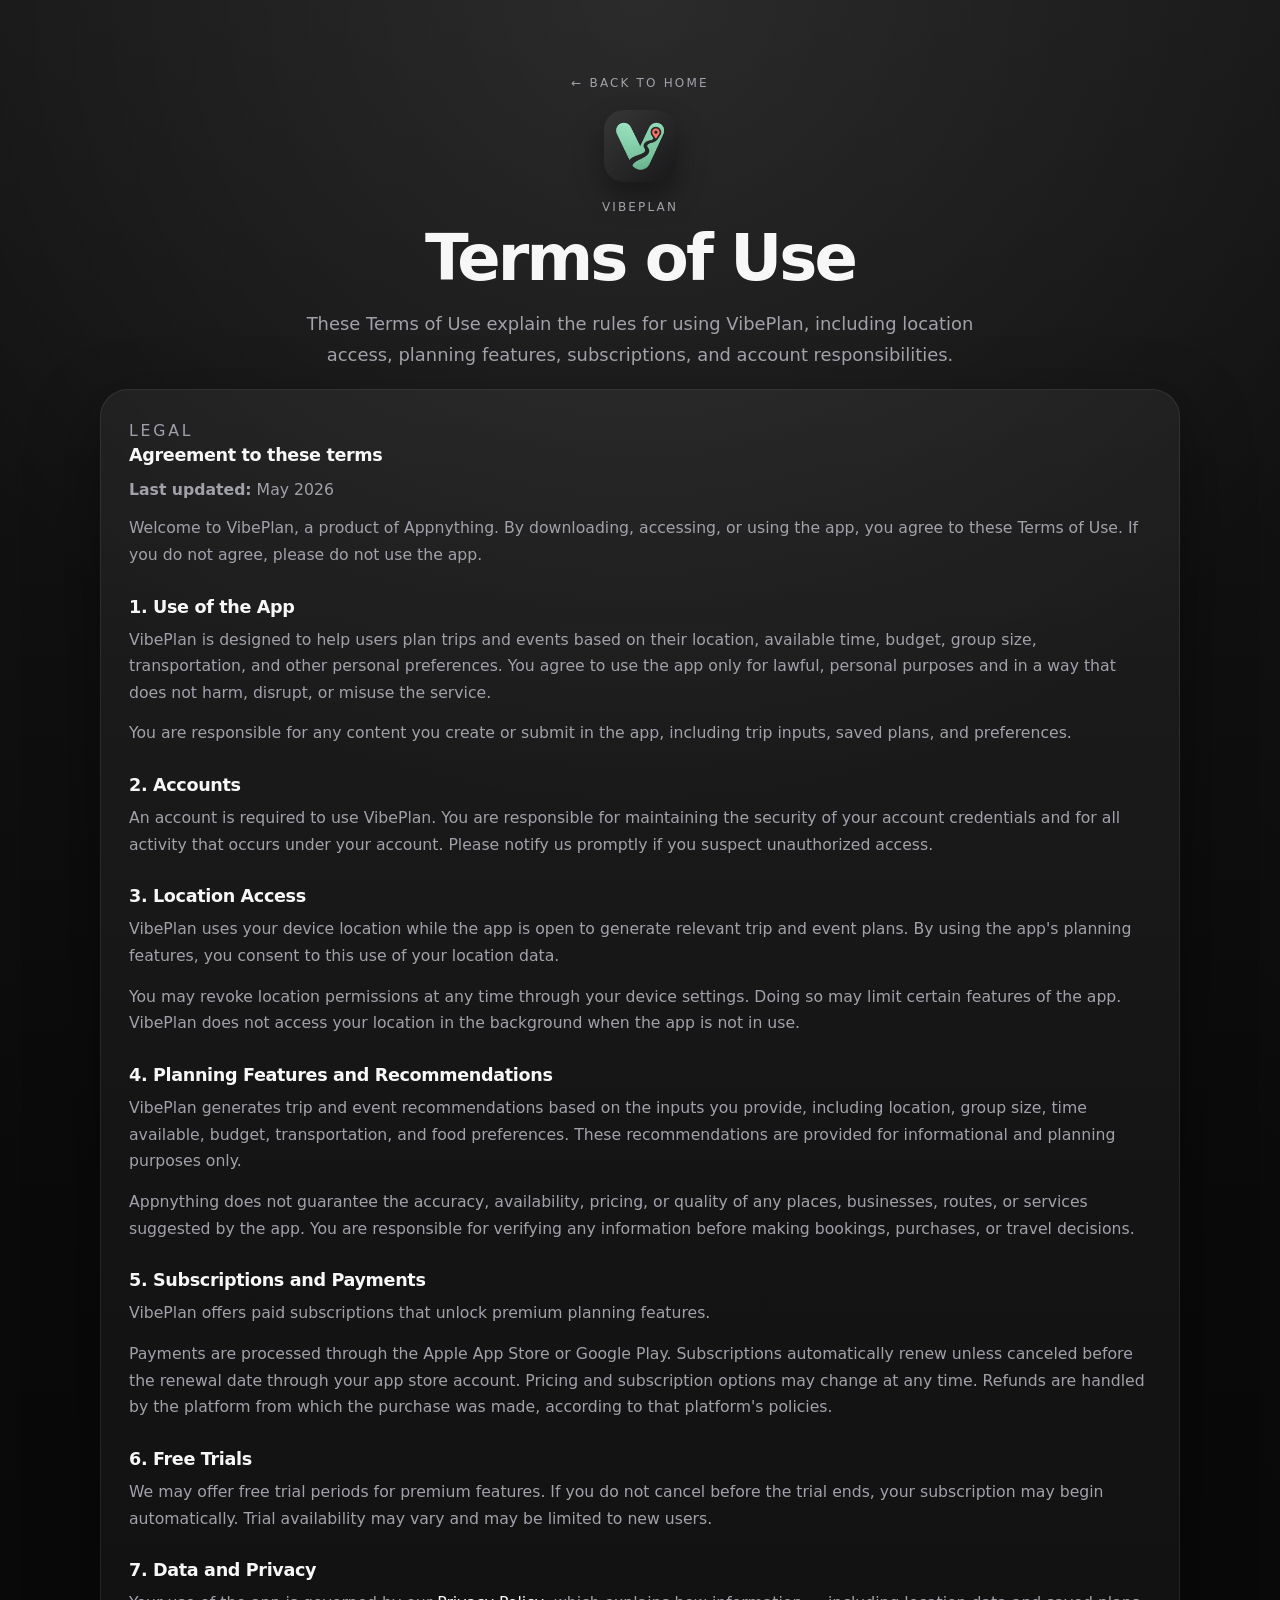
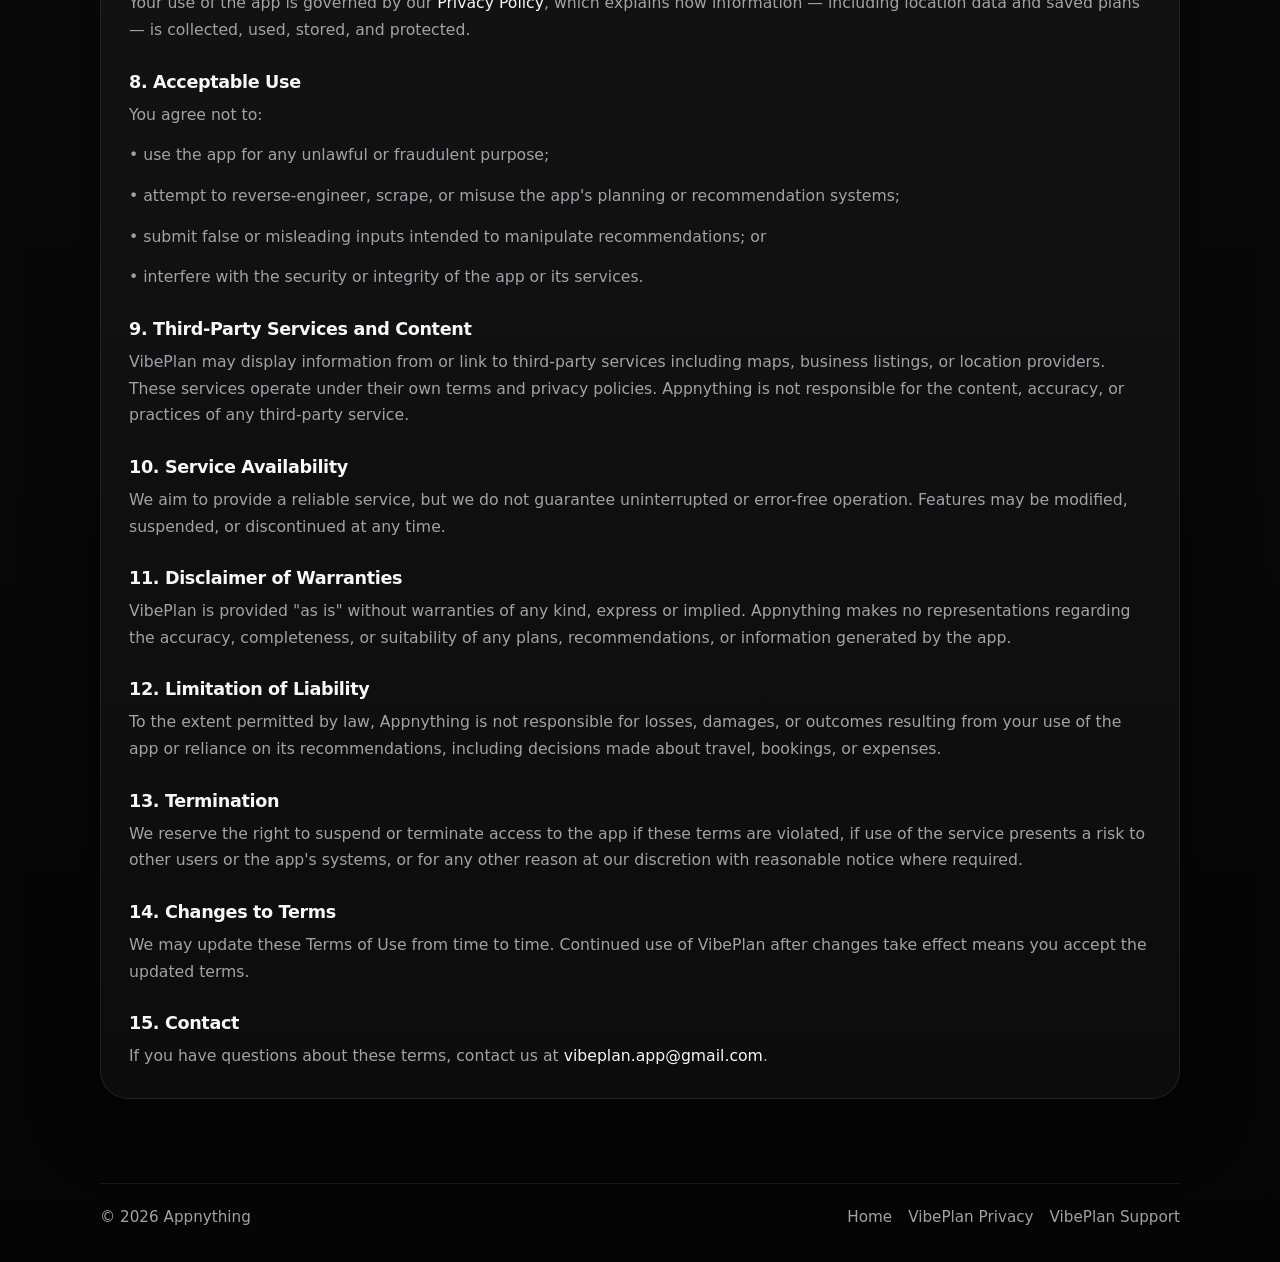
<file: vibeplan/terms/index.html>
<!DOCTYPE html>
<html lang="en">
<head>
  <meta charset="UTF-8" />
  <meta name="viewport" content="width=device-width, initial-scale=1.0" />
  <title>VibePlan Terms of Use | Appnything</title>
  <meta
    name="description"
    content="Terms of Use for VibePlan by Appnything."
  />
  <link rel="icon" href="/favicon.ico" sizes="any" />
  <link rel="stylesheet" href="../../assets/styles.css" />
</head>
<body>
  <div class="site-shell">
    <header class="hero hero-subpage">
      <div class="hero-inner narrow">
        <a href="/" class="back-link">← Back to home</a>
        <img
          src="../../assets/vibeplan-logo.png"
          alt="VibePlan icon"
          class="app-icon"
          style="margin: 0 auto 18px; width: 72px; height: 72px; border-radius: 20px;"
        />
        <p class="eyebrow">VibePlan</p>
        <h1>Terms of Use</h1>
        <p class="hero-copy">
          These Terms of Use explain the rules for using VibePlan,
          including location access, planning features, subscriptions, and account responsibilities.
        </p>
      </div>
    </header>

    <main class="content content-tight">
      <section class="section narrow">
        <article class="info-card legal-card stack-gap">

          <div>
            <p class="section-label">Legal</p>
            <h2 style="margin: 0 0 12px;">Agreement to these terms</h2>
            <p class="body-copy"><strong>Last updated:</strong> May 2026</p>
            <p class="body-copy" style="margin-top: 12px;">
              Welcome to VibePlan, a product of Appnything. By downloading, accessing, or using
              the app, you agree to these Terms of Use. If you do not agree, please do not use the app.
            </p>
          </div>

          <div>
            <h2>1. Use of the App</h2>
            <p>
              VibePlan is designed to help users plan trips and events based on their location,
              available time, budget, group size, transportation, and other personal preferences.
              You agree to use the app only for lawful, personal purposes and in a way that does
              not harm, disrupt, or misuse the service.
            </p>
            <p>
              You are responsible for any content you create or submit in the app, including
              trip inputs, saved plans, and preferences.
            </p>
          </div>

          <div>
            <h2>2. Accounts</h2>
            <p>
              An account is required to use VibePlan. You are responsible for maintaining the
              security of your account credentials and for all activity that occurs under your account.
              Please notify us promptly if you suspect unauthorized access.
            </p>
          </div>

          <div>
            <h2>3. Location Access</h2>
            <p>
              VibePlan uses your device location while the app is open to generate relevant trip
              and event plans. By using the app's planning features, you consent to this use of
              your location data.
            </p>
            <p>
              You may revoke location permissions at any time through your device settings.
              Doing so may limit certain features of the app. VibePlan does not access your
              location in the background when the app is not in use.
            </p>
          </div>

          <div>
            <h2>4. Planning Features and Recommendations</h2>
            <p>
              VibePlan generates trip and event recommendations based on the inputs you provide,
              including location, group size, time available, budget, transportation, and food preferences.
              These recommendations are provided for informational and planning purposes only.
            </p>
            <p>
              Appnything does not guarantee the accuracy, availability, pricing, or quality of any
              places, businesses, routes, or services suggested by the app. You are responsible for
              verifying any information before making bookings, purchases, or travel decisions.
            </p>
          </div>

          <div>
            <h2>5. Subscriptions and Payments</h2>
            <p>
              VibePlan offers paid subscriptions that unlock premium planning features.
            </p>
            <p>
              Payments are processed through the Apple App Store or Google Play. Subscriptions
              automatically renew unless canceled before the renewal date through your app store
              account. Pricing and subscription options may change at any time. Refunds are handled
              by the platform from which the purchase was made, according to that platform's policies.
            </p>
          </div>

          <div>
            <h2>6. Free Trials</h2>
            <p>
              We may offer free trial periods for premium features. If you do not cancel before
              the trial ends, your subscription may begin automatically. Trial availability may
              vary and may be limited to new users.
            </p>
          </div>

          <div>
            <h2>7. Data and Privacy</h2>
            <p>
              Your use of the app is governed by our
              <a href="/vibeplan/privacy/">Privacy Policy</a>, which explains how information —
              including location data and saved plans — is collected, used, stored, and protected.
            </p>
          </div>

          <div>
            <h2>8. Acceptable Use</h2>
            <p>You agree not to:</p>
            <p>• use the app for any unlawful or fraudulent purpose;</p>
            <p>• attempt to reverse-engineer, scrape, or misuse the app's planning or recommendation systems;</p>
            <p>• submit false or misleading inputs intended to manipulate recommendations; or</p>
            <p>• interfere with the security or integrity of the app or its services.</p>
          </div>

          <div>
            <h2>9. Third-Party Services and Content</h2>
            <p>
              VibePlan may display information from or link to third-party services including maps,
              business listings, or location providers. These services operate under their own terms
              and privacy policies. Appnything is not responsible for the content, accuracy, or
              practices of any third-party service.
            </p>
          </div>

          <div>
            <h2>10. Service Availability</h2>
            <p>
              We aim to provide a reliable service, but we do not guarantee uninterrupted or
              error-free operation. Features may be modified, suspended, or discontinued at any time.
            </p>
          </div>

          <div>
            <h2>11. Disclaimer of Warranties</h2>
            <p>
              VibePlan is provided "as is" without warranties of any kind, express or implied.
              Appnything makes no representations regarding the accuracy, completeness, or suitability
              of any plans, recommendations, or information generated by the app.
            </p>
          </div>

          <div>
            <h2>12. Limitation of Liability</h2>
            <p>
              To the extent permitted by law, Appnything is not responsible for losses, damages,
              or outcomes resulting from your use of the app or reliance on its recommendations,
              including decisions made about travel, bookings, or expenses.
            </p>
          </div>

          <div>
            <h2>13. Termination</h2>
            <p>
              We reserve the right to suspend or terminate access to the app if these terms are
              violated, if use of the service presents a risk to other users or the app's systems,
              or for any other reason at our discretion with reasonable notice where required.
            </p>
          </div>

          <div>
            <h2>14. Changes to Terms</h2>
            <p>
              We may update these Terms of Use from time to time. Continued use of VibePlan
              after changes take effect means you accept the updated terms.
            </p>
          </div>

          <div>
            <h2>15. Contact</h2>
            <p>
              If you have questions about these terms, contact us at
              <a href="mailto:vibeplan.app@gmail.com">vibeplan.app@gmail.com</a>.
            </p>
          </div>

        </article>
      </section>
    </main>

    <footer class="footer">
      <div class="footer-inner narrow">
        <p>© 2026 Appnything</p>
        <nav class="footer-nav">
          <a href="/">Home</a>
          <a href="/vibeplan/privacy/">VibePlan Privacy</a>
          <a href="/vibeplan/support/">VibePlan Support</a>
        </nav>
      </div>
    </footer>
  </div>
</body>
</html>
</file>
<file: assets/styles.css>
:root {
  --bg: #060606;
  --bg-soft: #101010;
  --bg-soft-2: #141414;
  --card: rgba(255, 255, 255, 0.045);
  --card-strong: rgba(255, 255, 255, 0.065);
  --card-hover: rgba(255, 255, 255, 0.075);
  --text: #f7f7f7;
  --muted: #a1a1aa;
  --border: rgba(255, 255, 255, 0.08);
  --border-strong: rgba(255, 255, 255, 0.16);
  --shadow: 0 24px 70px rgba(0, 0, 0, 0.42);
}

* { box-sizing: border-box; }
html { scroll-behavior: smooth; }
body {
  margin: 0;
  font-family: Inter, ui-sans-serif, system-ui, -apple-system, BlinkMacSystemFont, "Segoe UI", sans-serif;
  color: var(--text);
  background:
    radial-gradient(circle at top center, rgba(255,255,255,0.09), transparent 28%),
    linear-gradient(180deg, #161616 0%, #0a0a0a 42%, #050505 100%);
}
img { max-width: 100%; }
a {
  color: var(--text);
  text-decoration: none;
  transition: opacity 0.18s ease, color 0.18s ease, border-color 0.18s ease, background 0.18s ease, transform 0.18s ease;
}
a:hover { opacity: 0.9; }
.site-shell { min-height: 100vh; }
.hero { padding: 72px 20px 26px; }
.hero-home { padding-bottom: 34px; }
.hero-subpage { padding-bottom: 18px; }
.hero-inner {
  max-width: 1040px;
  margin: 0 auto;
  text-align: center;
}
.hero-inner-left { text-align: left; }
.narrow { max-width: 860px; }
.brand-logo {
  display: block;
  width: min(220px, 58vw);
  height: auto;
  margin: 0 auto 20px;
}
.eyebrow,
.section-label,
.back-link {
  color: var(--muted);
  letter-spacing: 0.18em;
  text-transform: uppercase;
  font-size: 12px;
}
.eyebrow { margin: 0 0 12px; }
.back-link {
  display: inline-block;
  margin-bottom: 20px;
}
.back-link:hover { color: var(--text); opacity: 1; }
.hero h1 {
  margin: 0;
  font-size: clamp(2.3rem, 5vw, 4.5rem);
  line-height: 1.02;
  letter-spacing: -0.045em;
}
.hero-copy {
  max-width: 720px;
  margin: 18px auto 0;
  color: var(--muted);
  font-size: clamp(1rem, 2vw, 1.12rem);
  line-height: 1.72;
}
.hero-inner-left .hero-copy,
.hero-inner-left .eyebrow { margin-left: 0; }
.content { padding: 10px 20px 84px; }
.content-tight { padding-top: 0; }
.section {
  max-width: 1080px;
  margin: 0 auto;
}
.section-heading { margin-bottom: 24px; }
.section-label { margin: 0 0 8px; }
.section-heading h2 {
  margin: 0;
  font-size: clamp(1.65rem, 3vw, 2.35rem);
  letter-spacing: -0.03em;
}
.apps-grid {
  display: grid;
  grid-template-columns: repeat(2, minmax(0, 1fr));
  gap: 20px;
}
.app-card,
.info-card,
.mini-card {
  border: 1px solid var(--border);
  background: linear-gradient(180deg, rgba(255,255,255,0.05), rgba(255,255,255,0.03));
  box-shadow: var(--shadow);
}
.app-card {
  display: flex;
  flex-direction: column;
  justify-content: space-between;
  min-height: 242px;
  padding: 24px;
  border-radius: 28px;
  backdrop-filter: blur(10px);
}
.app-card:hover {
  transform: translateY(-4px);
  border-color: var(--border-strong);
  background: var(--card-hover);
}
.app-card-top {
  display: flex;
  align-items: flex-start;
  gap: 16px;
}
.app-icon {
  width: 64px;
  height: 64px;
  flex: 0 0 64px;
  object-fit: cover;
  display: block;
  border-radius: 18px;
  overflow: hidden;
  box-shadow: 0 14px 28px rgba(0,0,0,0.34);
}
.app-meta h3 {
  margin: 3px 0 8px;
  font-size: 1.28rem;
  letter-spacing: -0.02em;
}
.app-meta p,
.body-copy,
.info-card p,
.mini-card p {
  margin: 0;
  color: var(--muted);
  line-height: 1.7;
  font-size: 0.98rem;
}
.app-links {
  display: flex;
  flex-wrap: wrap;
  gap: 12px;
  margin-top: 28px;
}
.app-links a,
.coming-soon-badge {
  display: inline-flex;
  align-items: center;
  justify-content: center;
  min-height: 42px;
  padding: 0 16px;
  border-radius: 999px;
  border: 1px solid var(--border);
  background: rgba(255,255,255,0.04);
  font-size: 0.95rem;
}
.app-links a:hover {
  opacity: 1;
  transform: translateY(-1px);
  border-color: var(--border-strong);
  background: rgba(255,255,255,0.07);
}
.coming-soon-icon {
  width: 64px;
  height: 64px;
  flex: 0 0 64px;
  display: grid;
  place-items: center;
  border-radius: 18px;
  border: 1px solid var(--border);
  background: rgba(255,255,255,0.035);
  color: var(--muted);
  font-size: 2rem;
}
.coming-soon-badge {
  align-self: flex-start;
  margin-top: 28px;
  color: var(--muted);
}
.info-card {
  border-radius: 28px;
  padding: 28px;
}
.stack-gap > * + * { margin-top: 24px; }
.grid-two {
  display: grid;
  grid-template-columns: repeat(2, minmax(0, 1fr));
  gap: 16px;
}
.mini-card {
  border-radius: 22px;
  padding: 20px;
}
.mini-card h3 {
  margin: 0 0 8px;
  font-size: 1.02rem;
  letter-spacing: -0.02em;
}
.legal-card h2 {
  margin: 28px 0 10px;
  font-size: 1.1rem;
  letter-spacing: -0.02em;
}
.legal-card p + p { margin-top: 14px; }
.footer { padding: 0 20px 36px; }
.footer-inner {
  max-width: 1080px;
  margin: 0 auto;
  padding-top: 24px;
  border-top: 1px solid var(--border);
  display: flex;
  align-items: center;
  justify-content: space-between;
  gap: 16px;
}
.footer-inner p {
  margin: 0;
  color: var(--muted);
  font-size: 0.95rem;
}
.footer-nav {
  display: flex;
  flex-wrap: wrap;
  gap: 16px;
}
.footer-nav a {
  color: var(--muted);
  font-size: 0.95rem;
}
.footer-nav a:hover { color: var(--text); opacity: 1; }

@media (max-width: 820px) {
  .apps-grid,
  .grid-two { grid-template-columns: 1fr; }
  .app-card { min-height: unset; }
}

@media (max-width: 560px) {
  .hero { padding-top: 56px; }
  .brand-logo { width: min(180px, 56vw); margin-bottom: 16px; }
  .app-card,
  .info-card { padding: 20px; border-radius: 22px; }
  .footer-inner { flex-direction: column; align-items: flex-start; }
}
</file>
